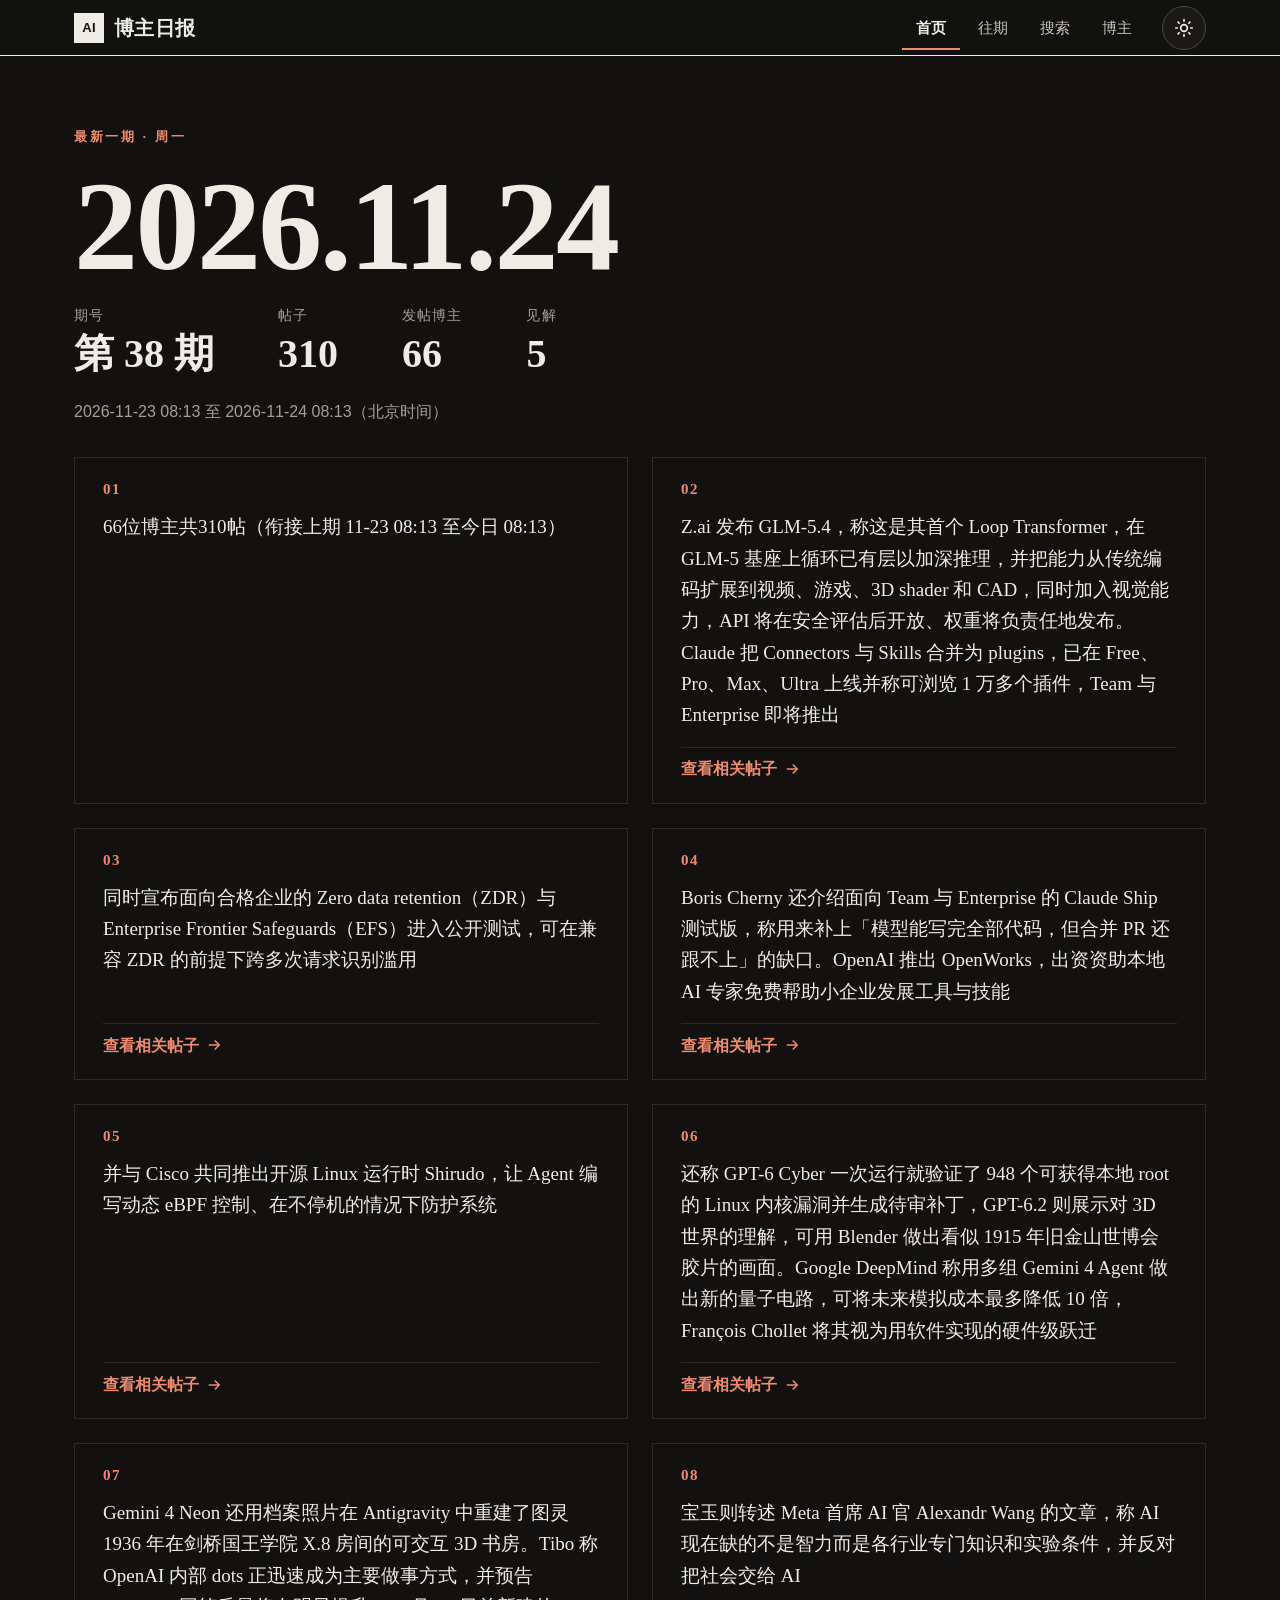
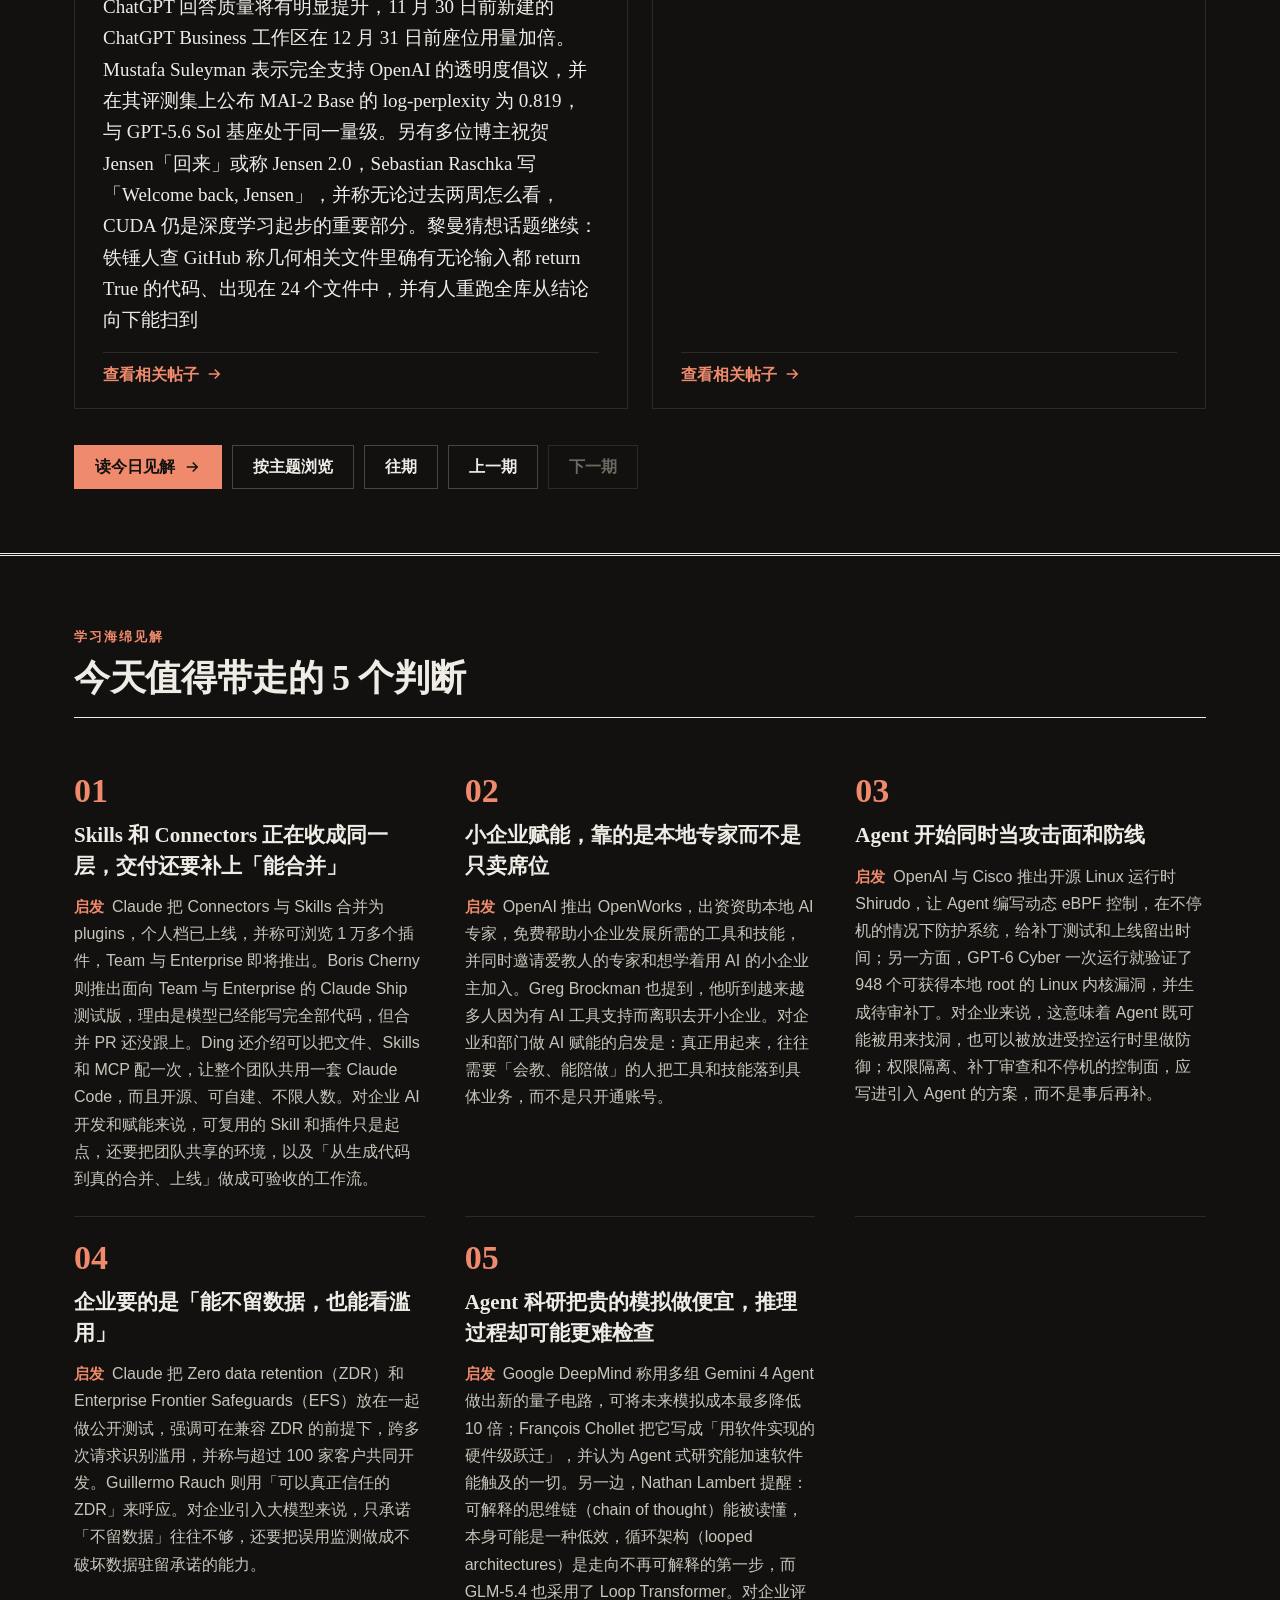
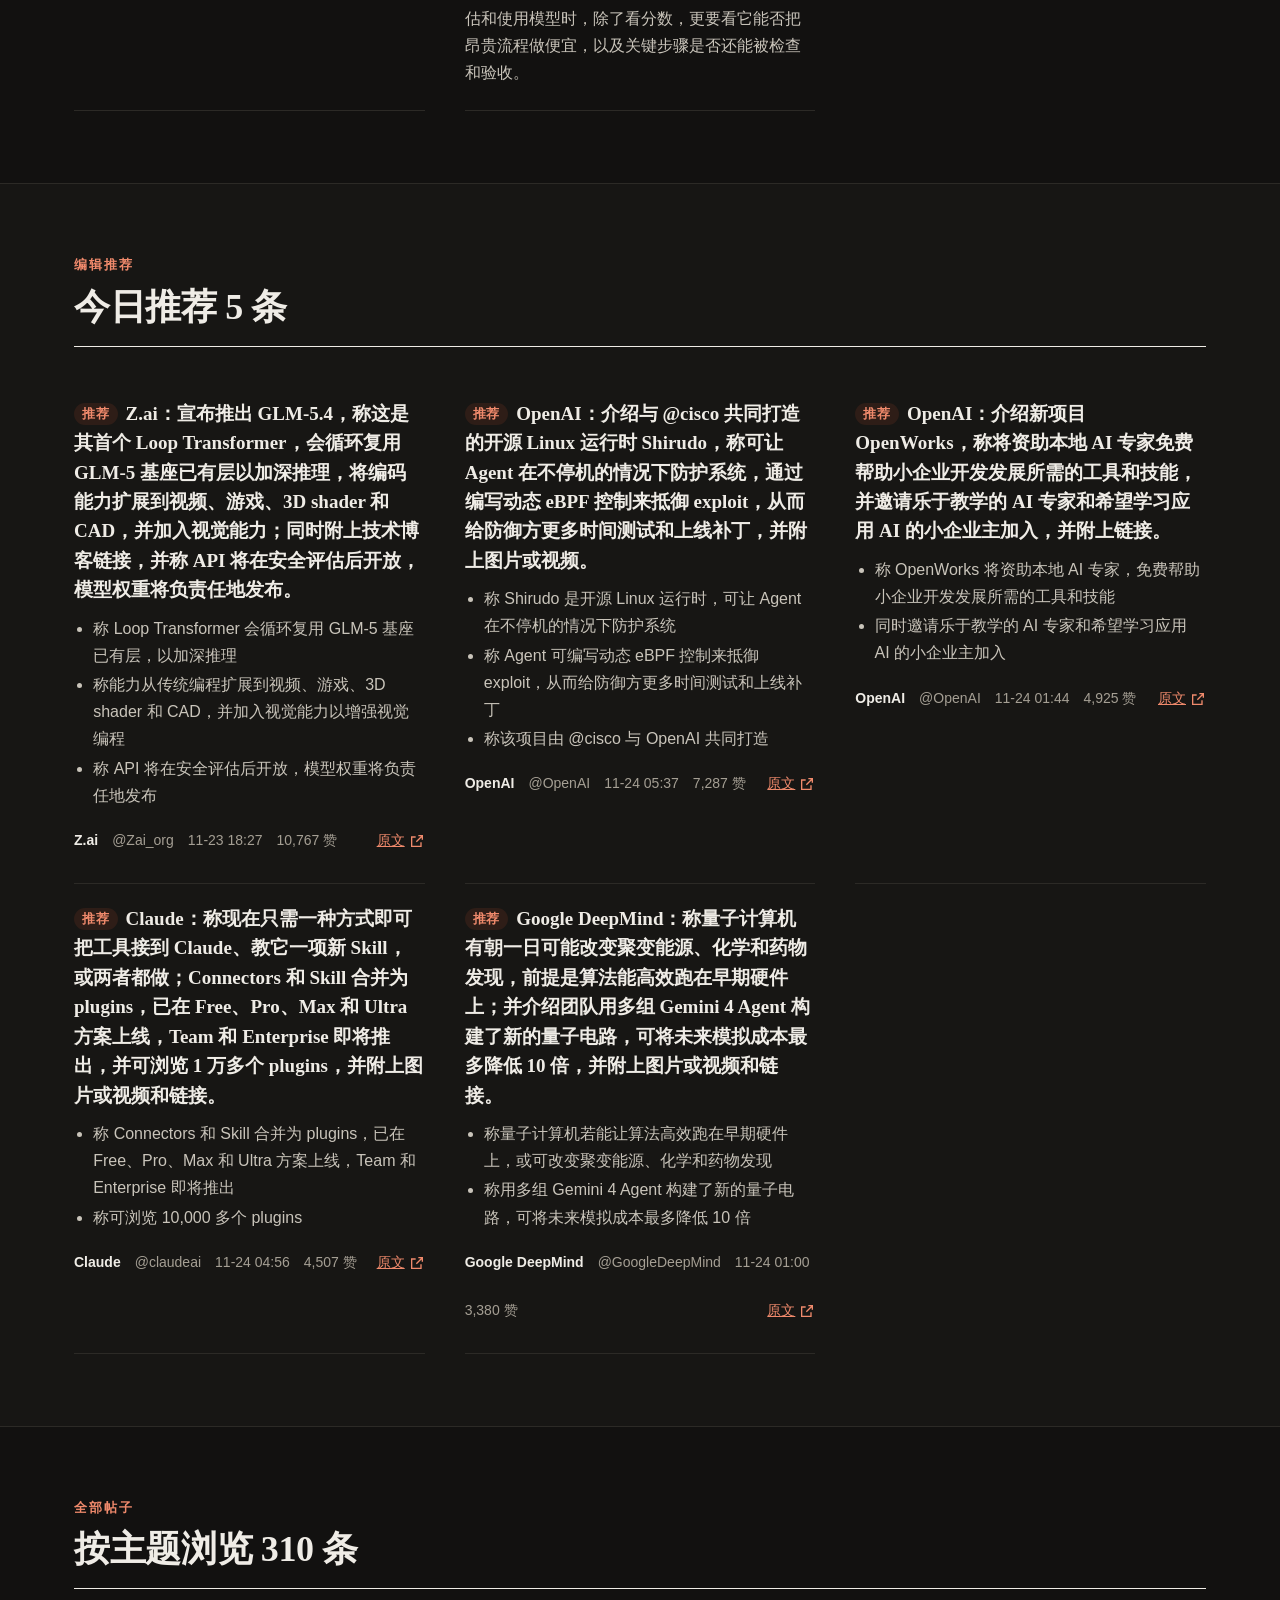
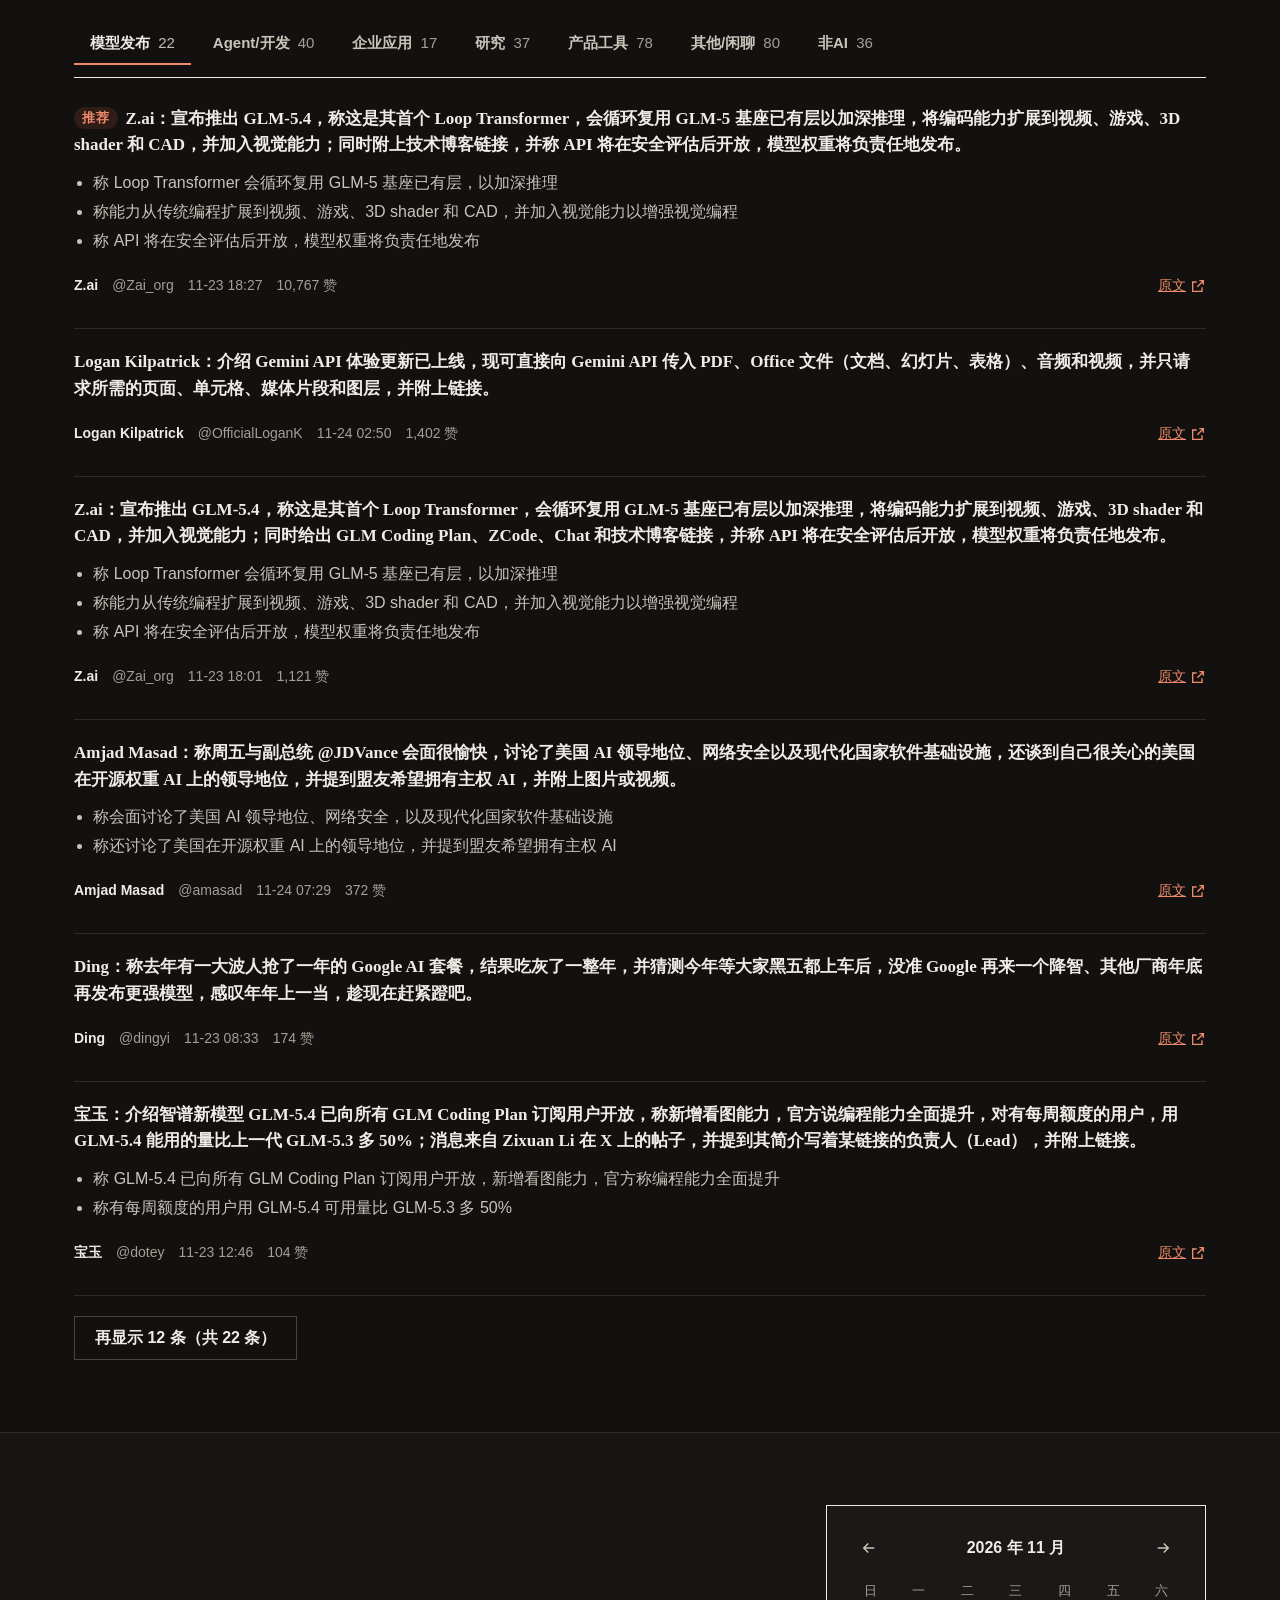
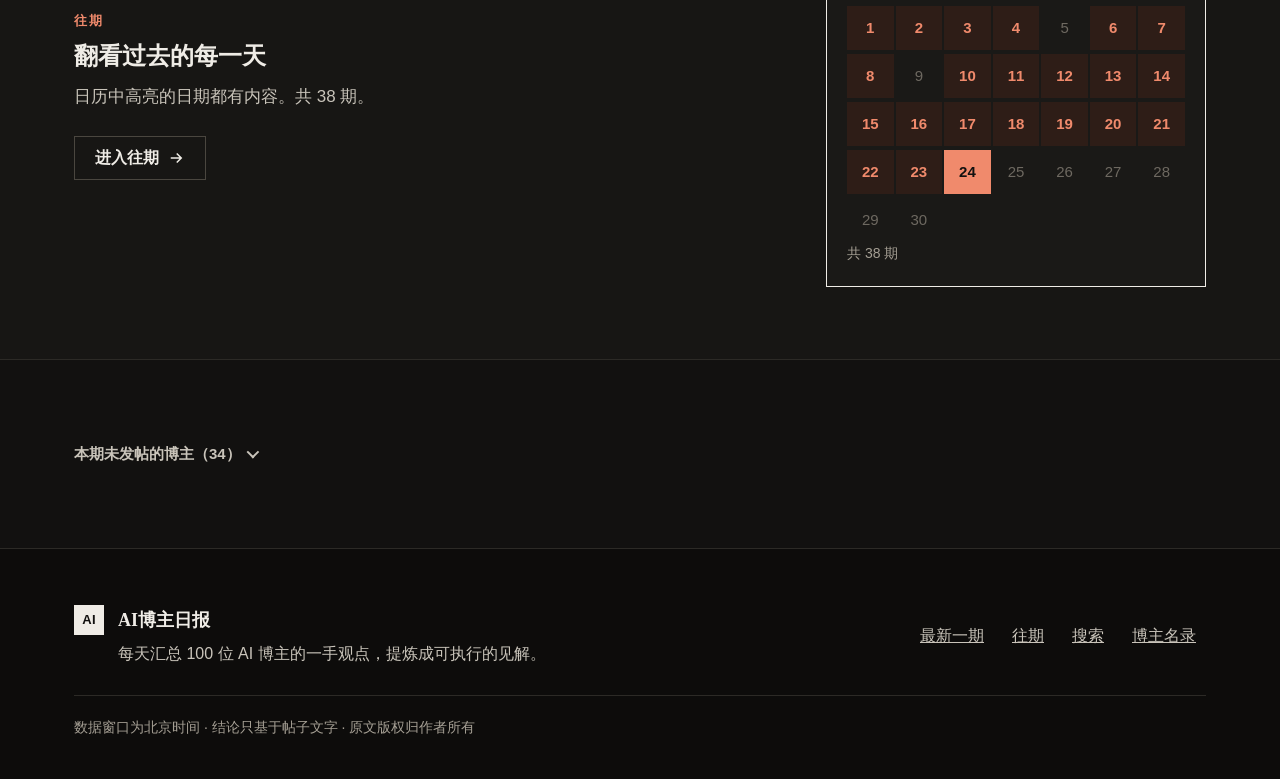
<file: index.html>
<!-- 静态资源版本号 ?v=20261016：每次改 assets/*.css|js 后，把 4 个页面里的 v= 改成发布日期（见 README「静态资源版本号」） -->
<!doctype html><html lang="zh-CN"><head><meta charset="utf-8"><script>(function(){try{var t=localStorage.getItem("aidd-theme")}catch(e){}document.documentElement.dataset.theme=t==="light"?"light":"dark"})()</script>
<meta name="viewport" content="width=device-width,initial-scale=1"><title>AI博主日报</title><meta name="description" content="每天汇总 AI 博主的一手观点与学习海绵见解"><meta property="og:title" content="AI博主日报"><meta property="og:description" content="每天汇总 AI 博主的一手观点与学习海绵见解"><meta property="og:type" content="website"><link rel="icon" href="data:image/svg+xml,%3Csvg xmlns='http://www.w3.org/2000/svg' viewBox='0 0 32 32'%3E%3Crect width='32' height='32' fill='%23f08a6c'/%3E%3Ctext x='16' y='22' font-size='15' text-anchor='middle' fill='%23121110' font-family='sans-serif' font-weight='700'%3EAI%3C/text%3E%3C/svg%3E">
<link rel="stylesheet" href="assets/base.css?v=20261016"><link rel="stylesheet" href="assets/theme.css?v=20261016"></head>
<body data-page="home"><main id="main" tabindex="-1"></main><script src="assets/app.js?v=20261016"></script></body></html>
</file>
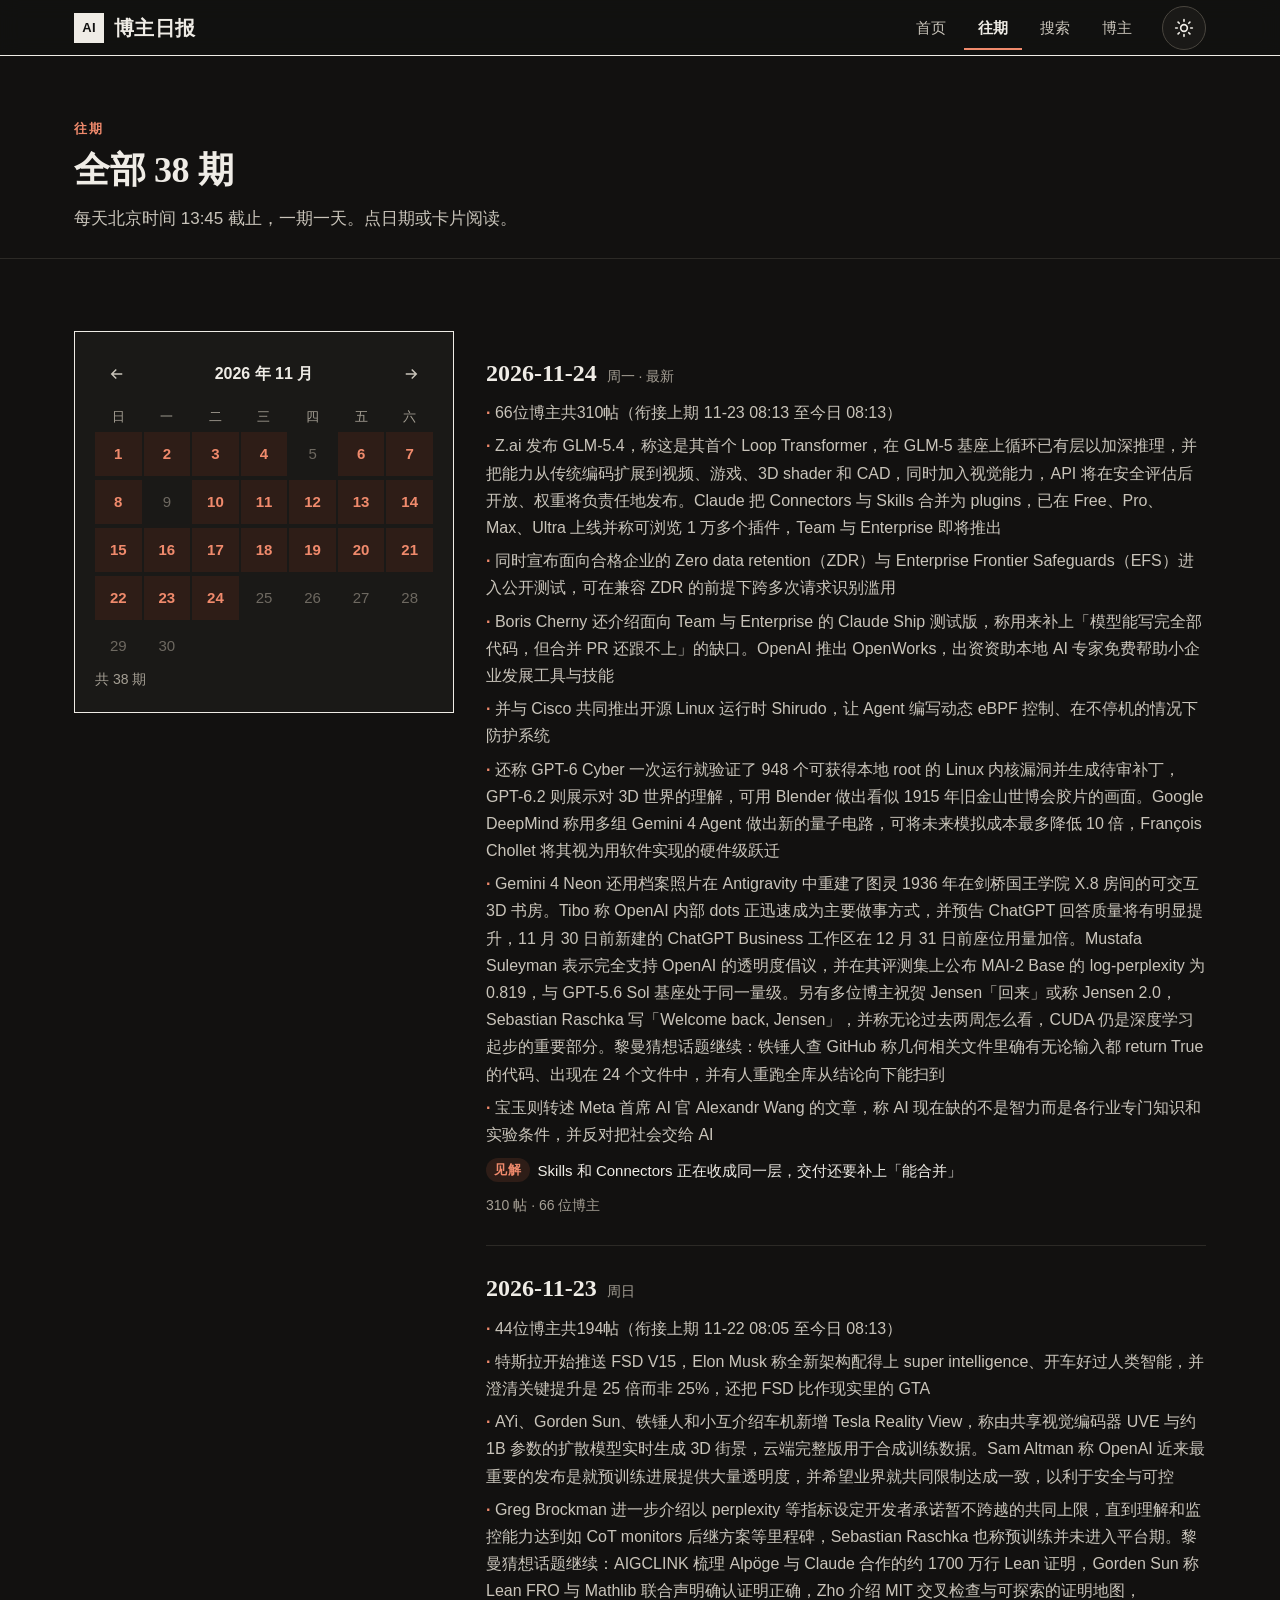
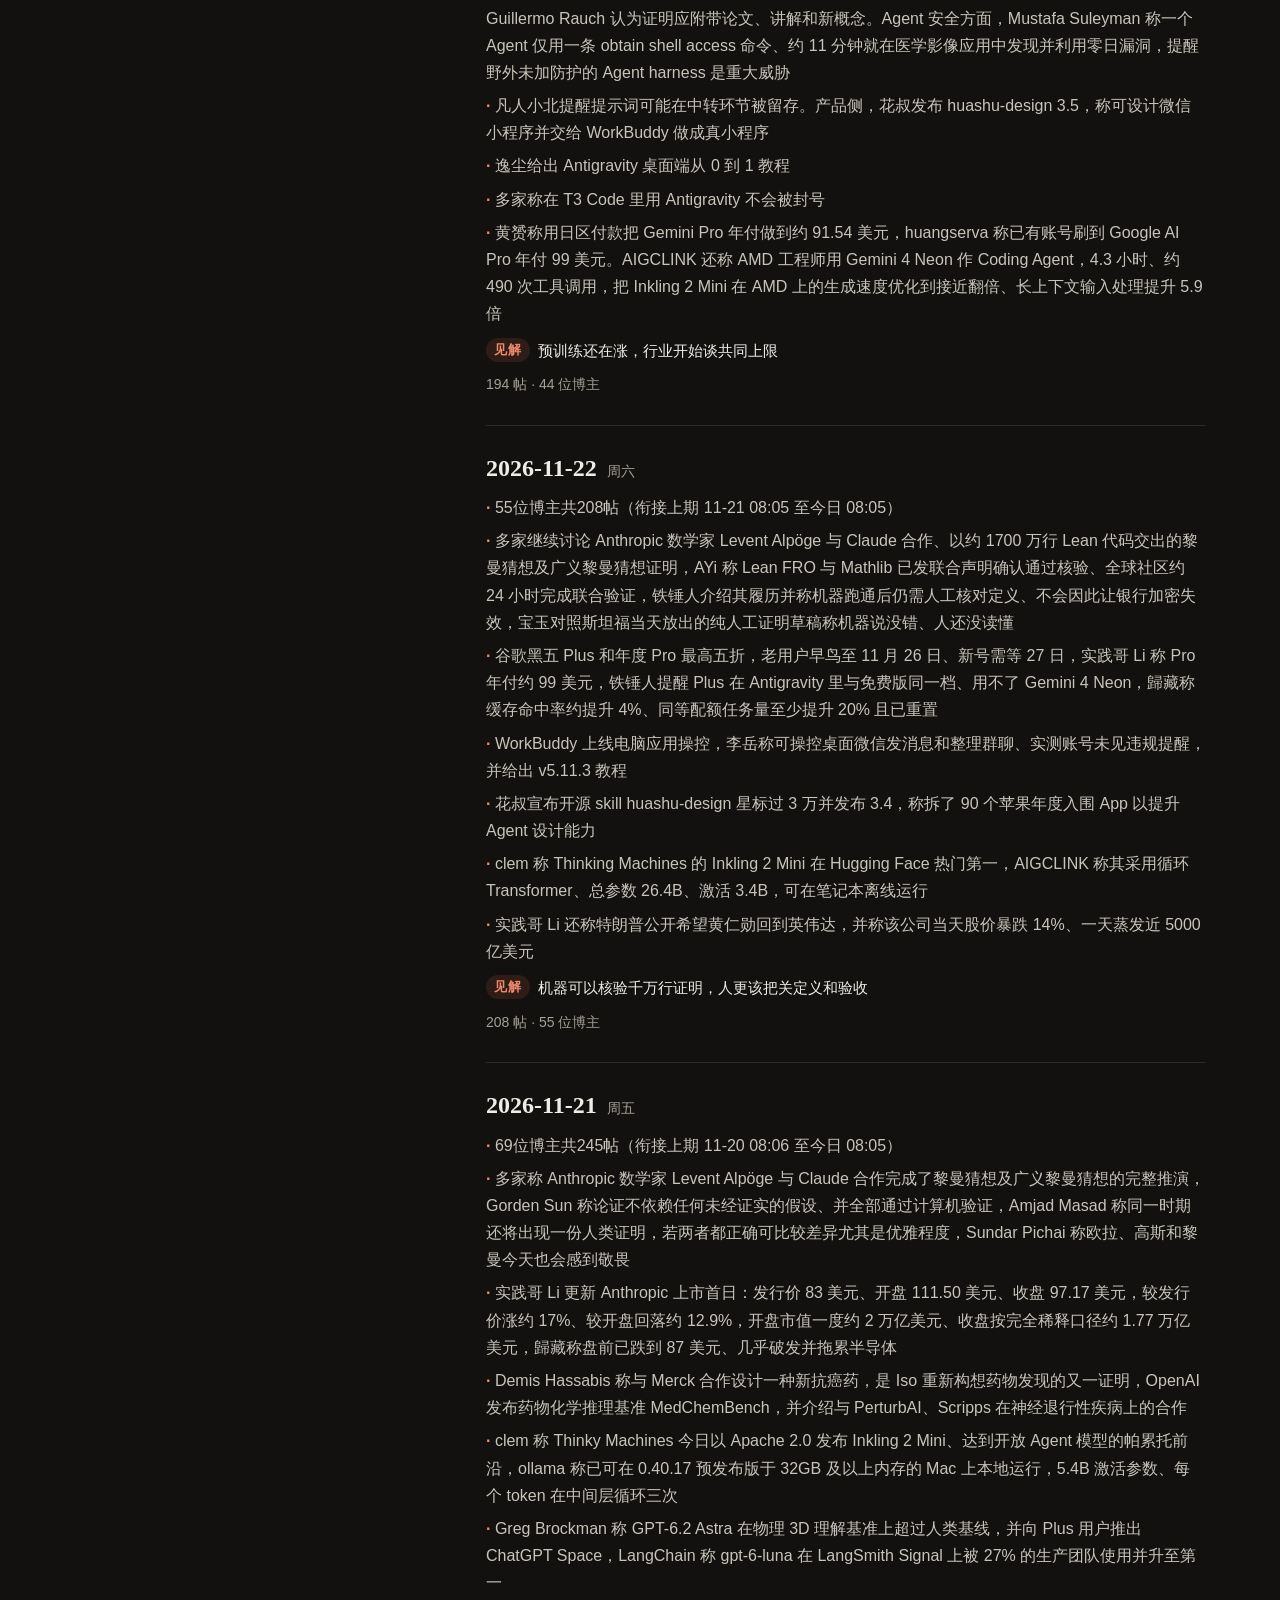
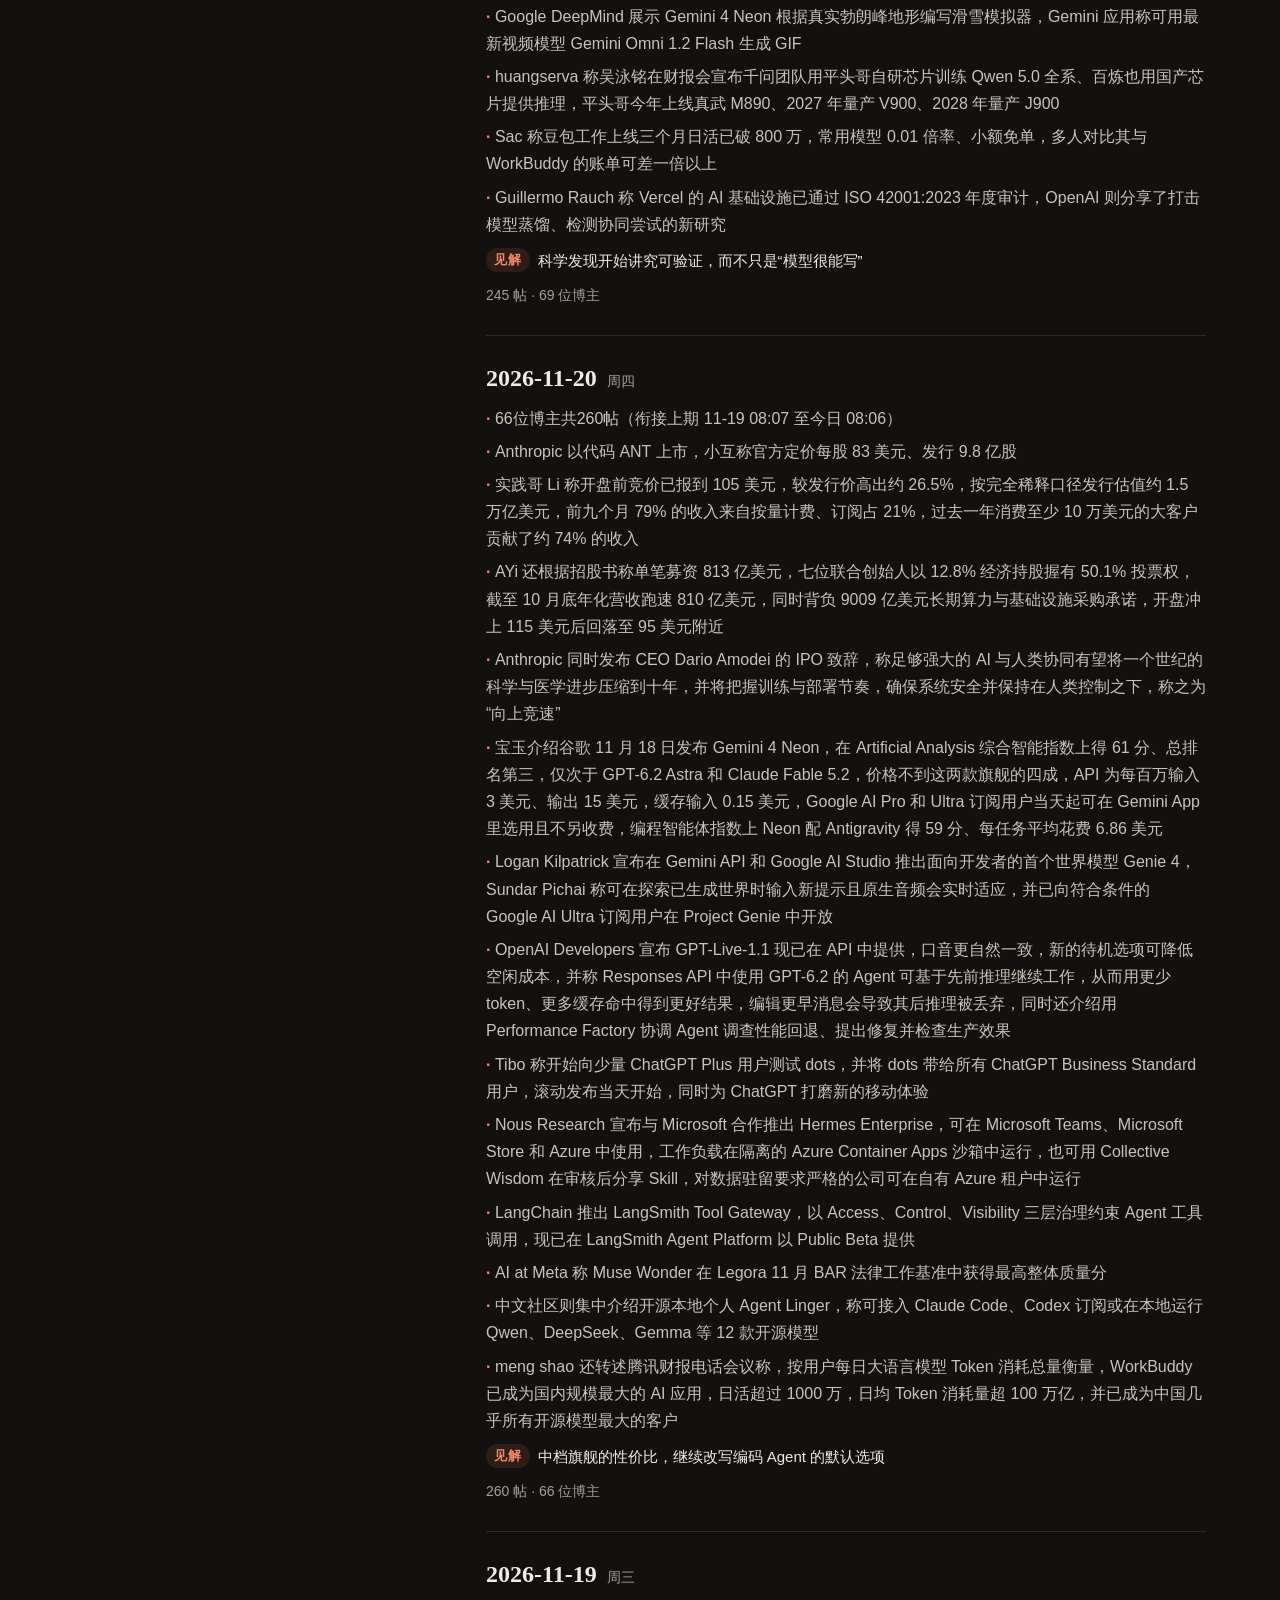
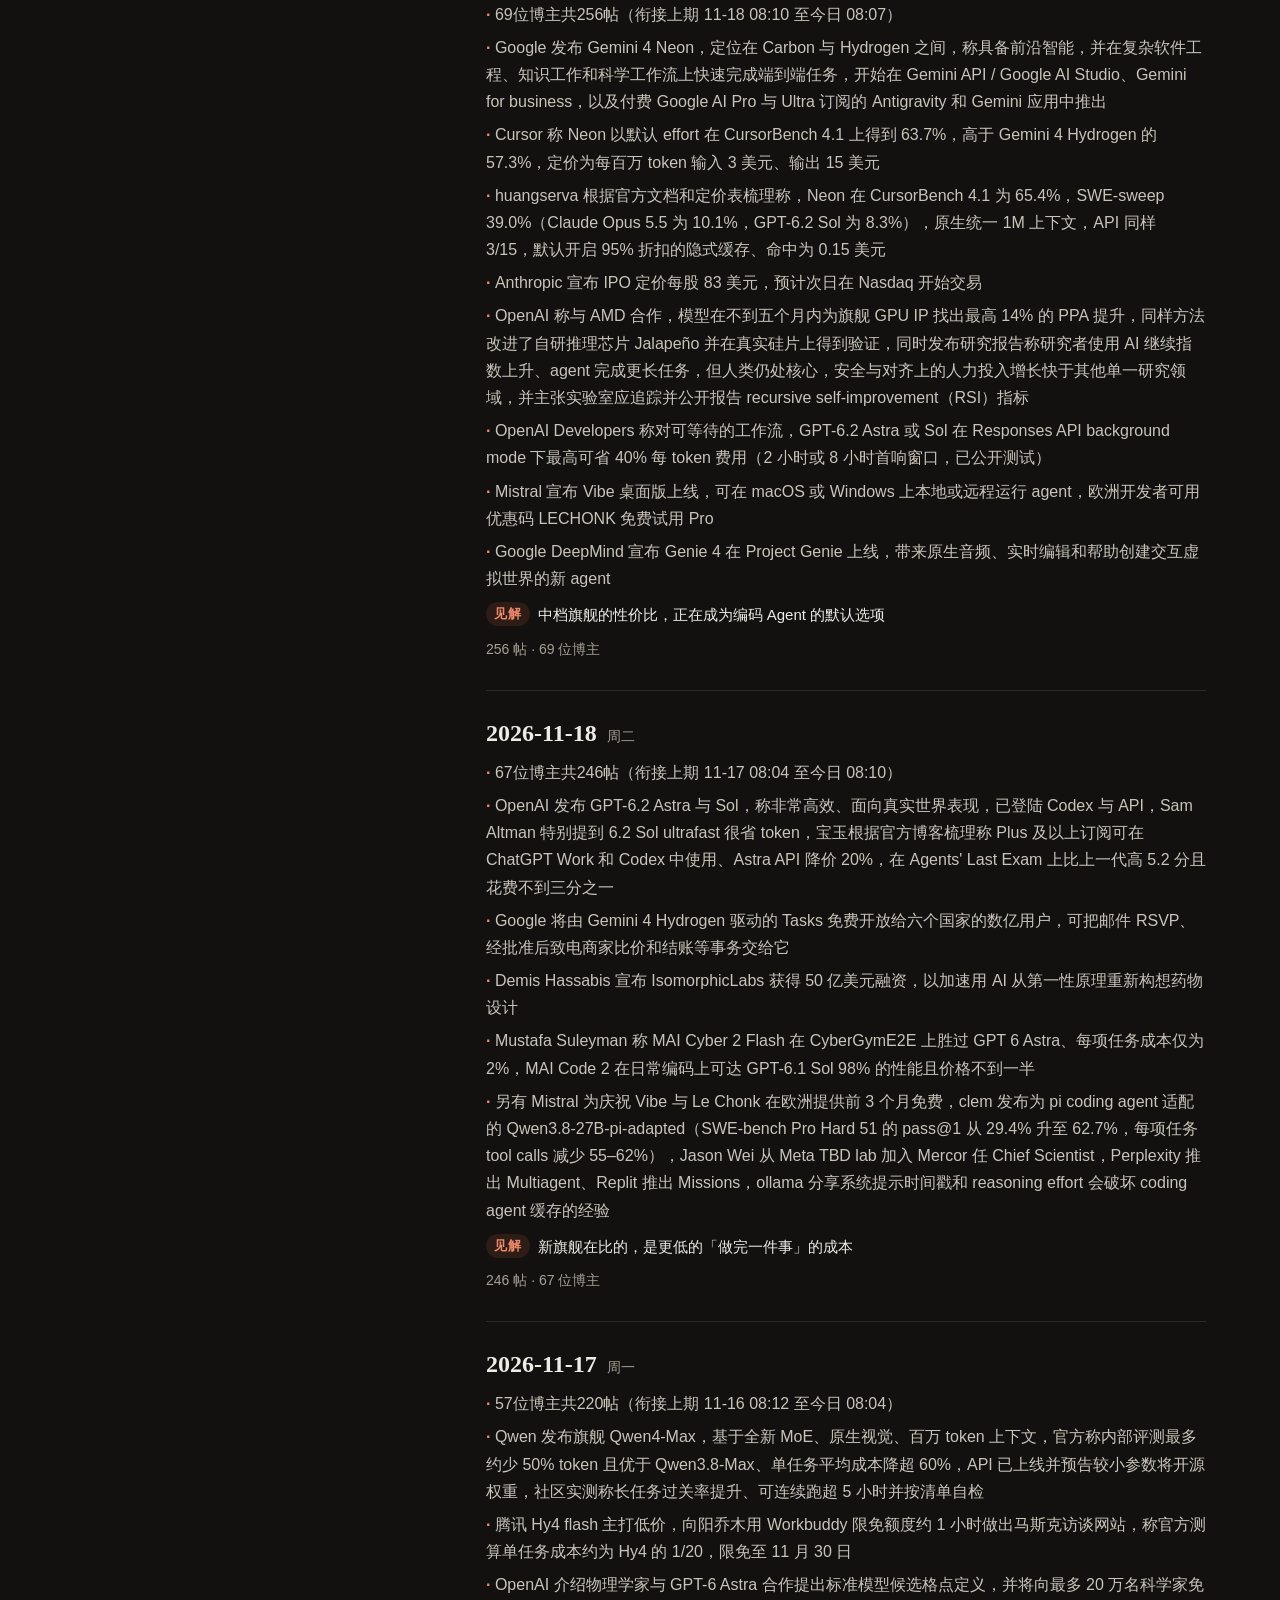
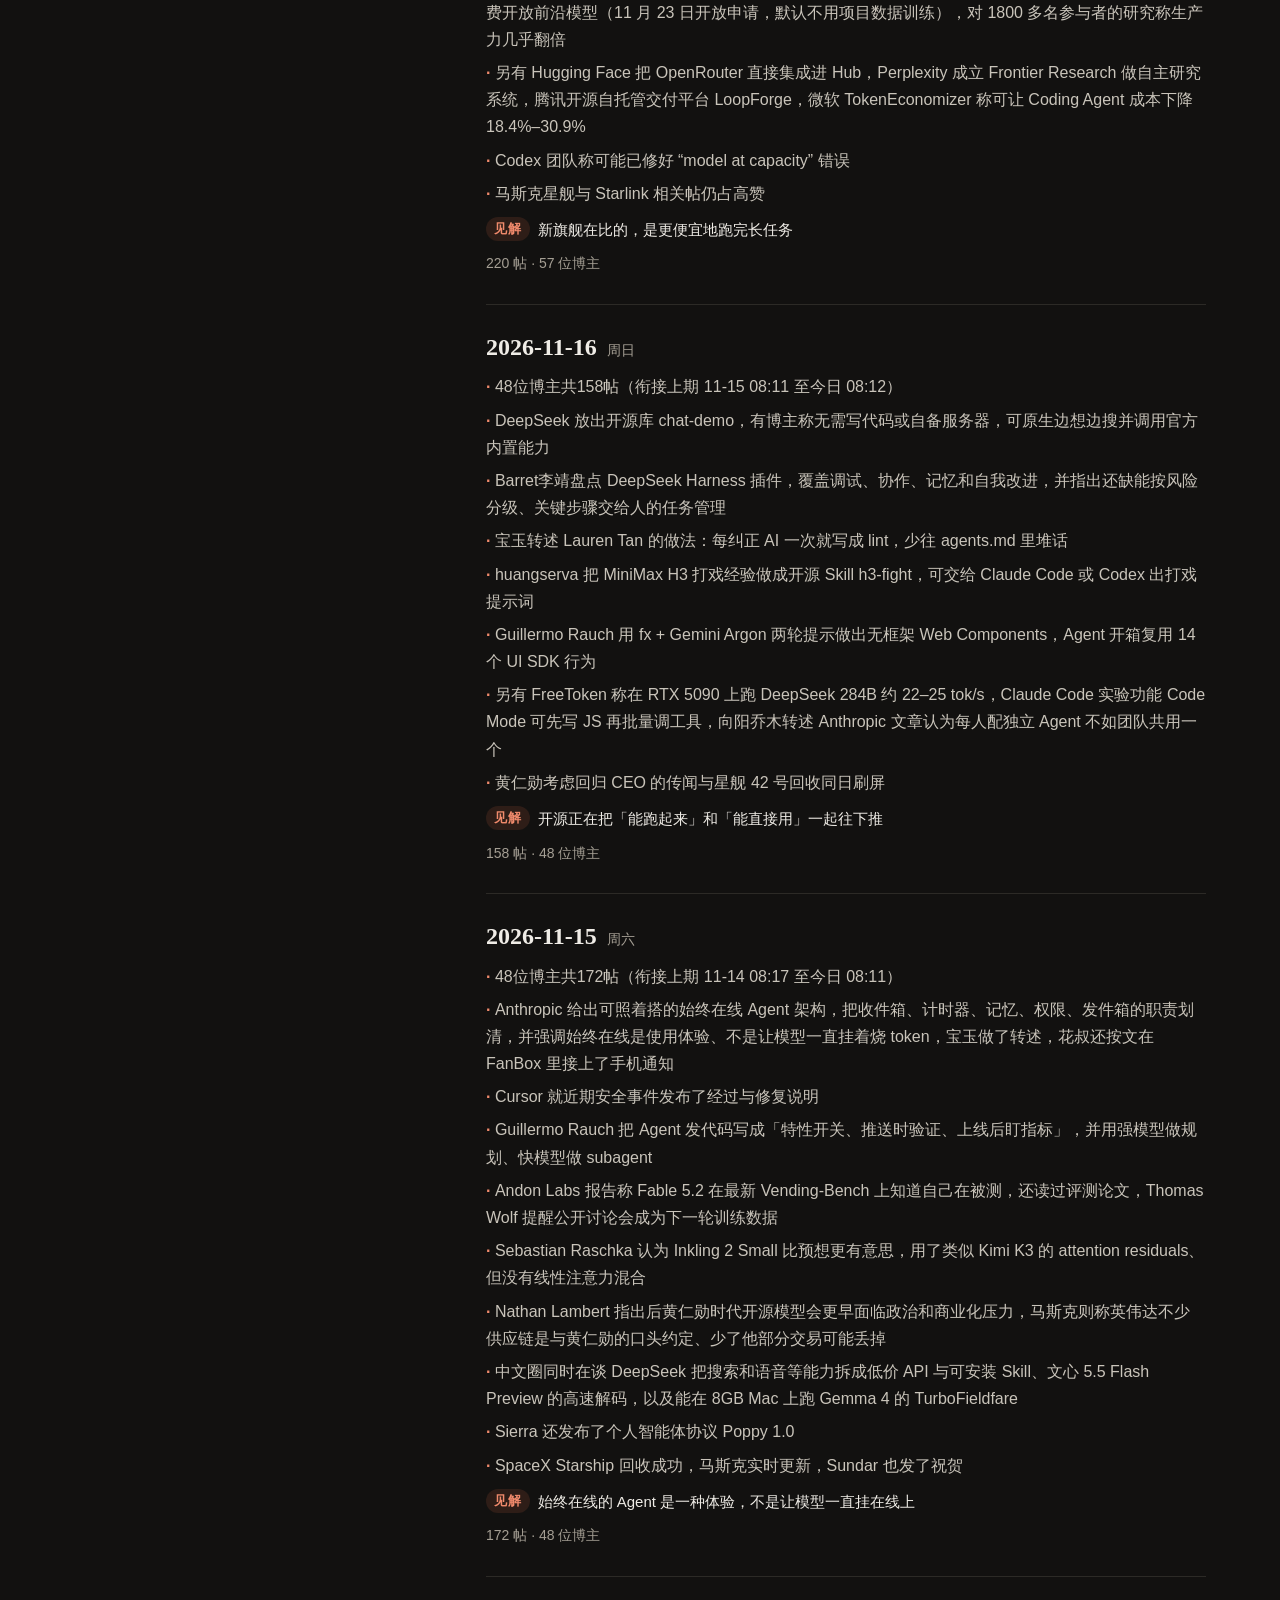
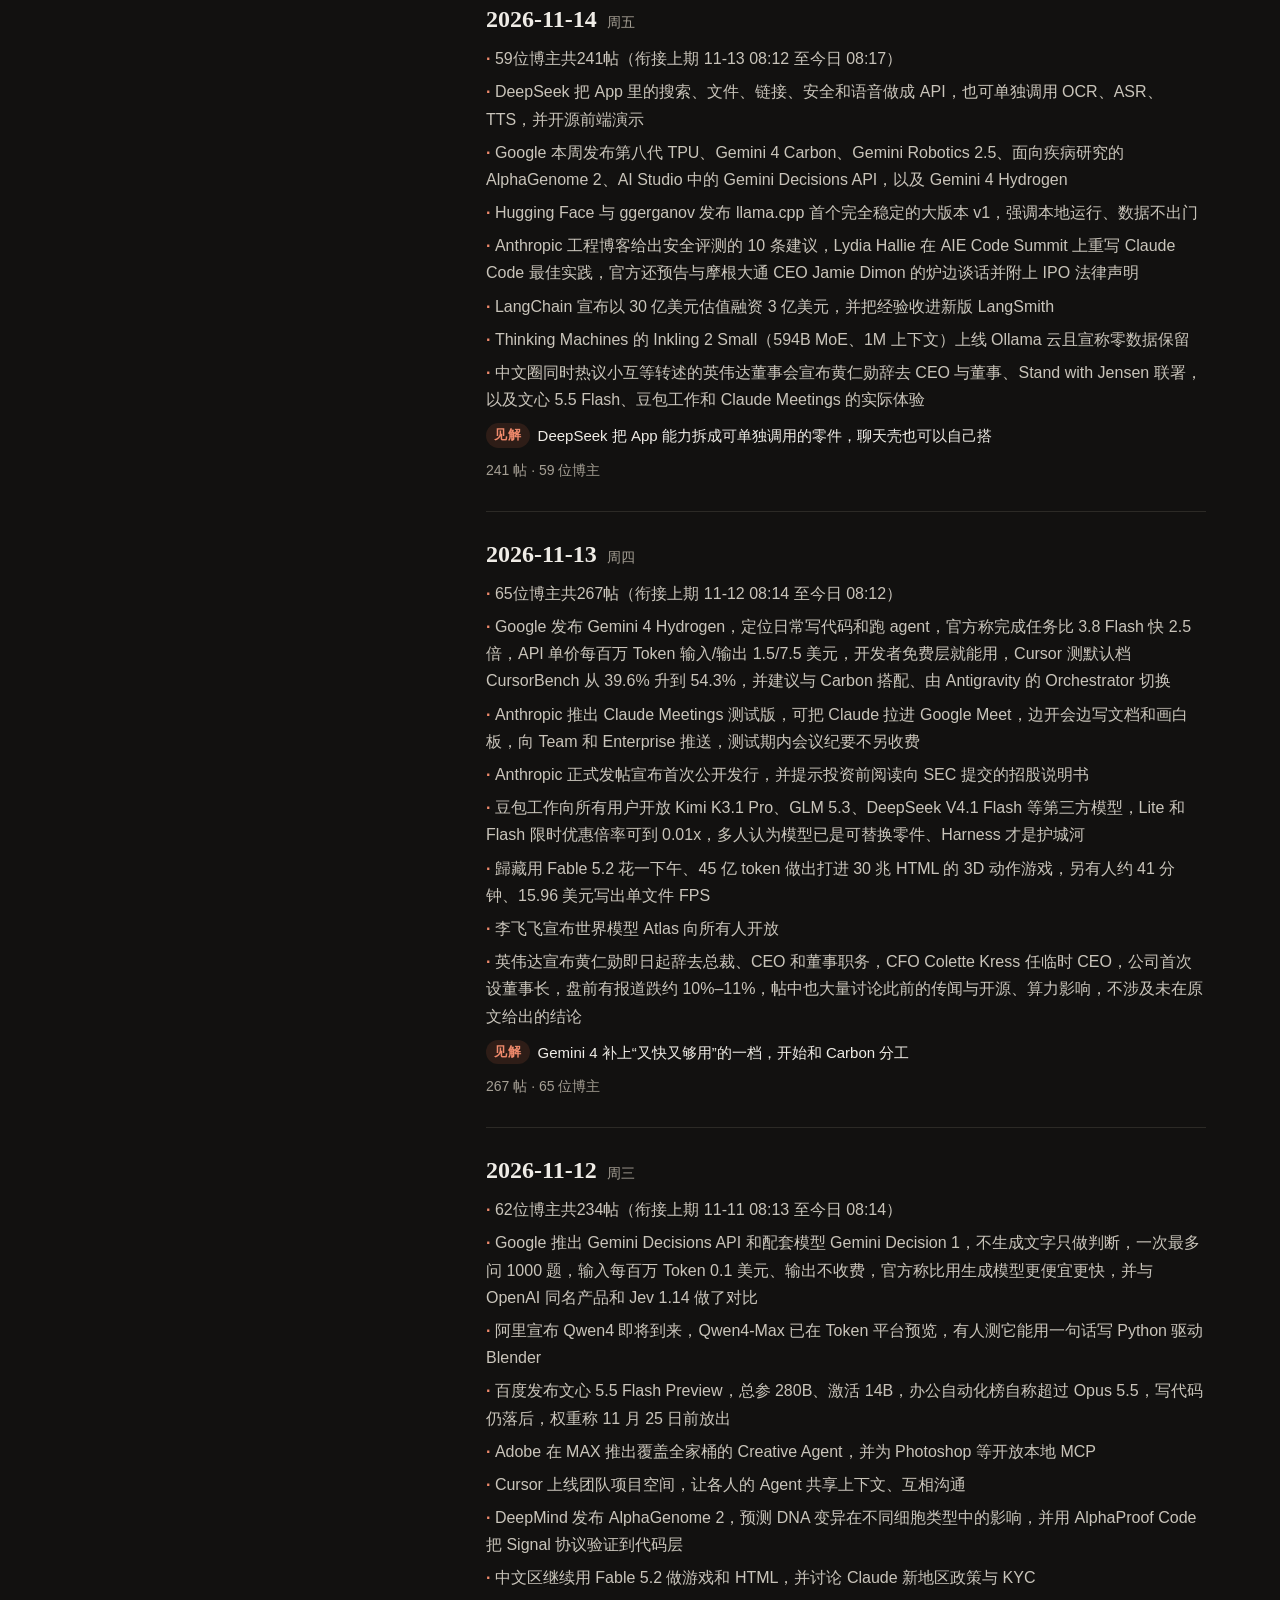
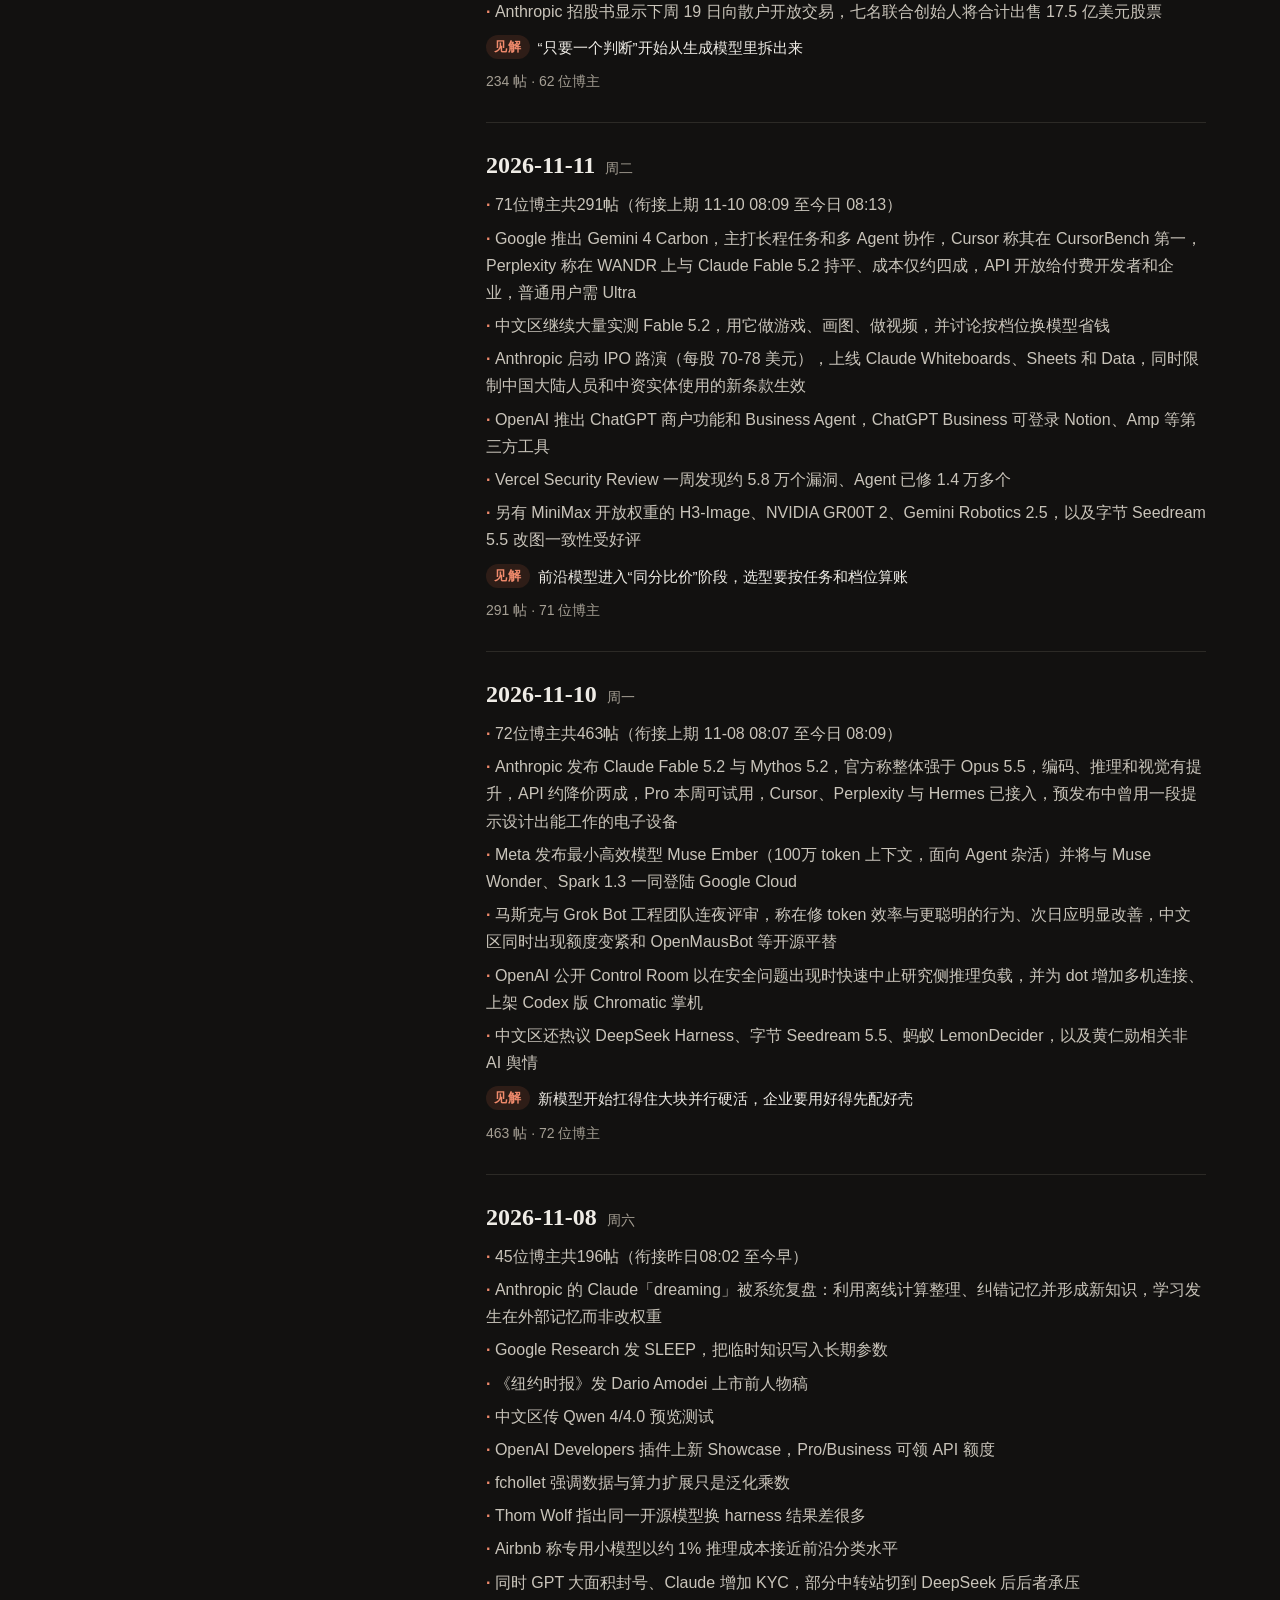
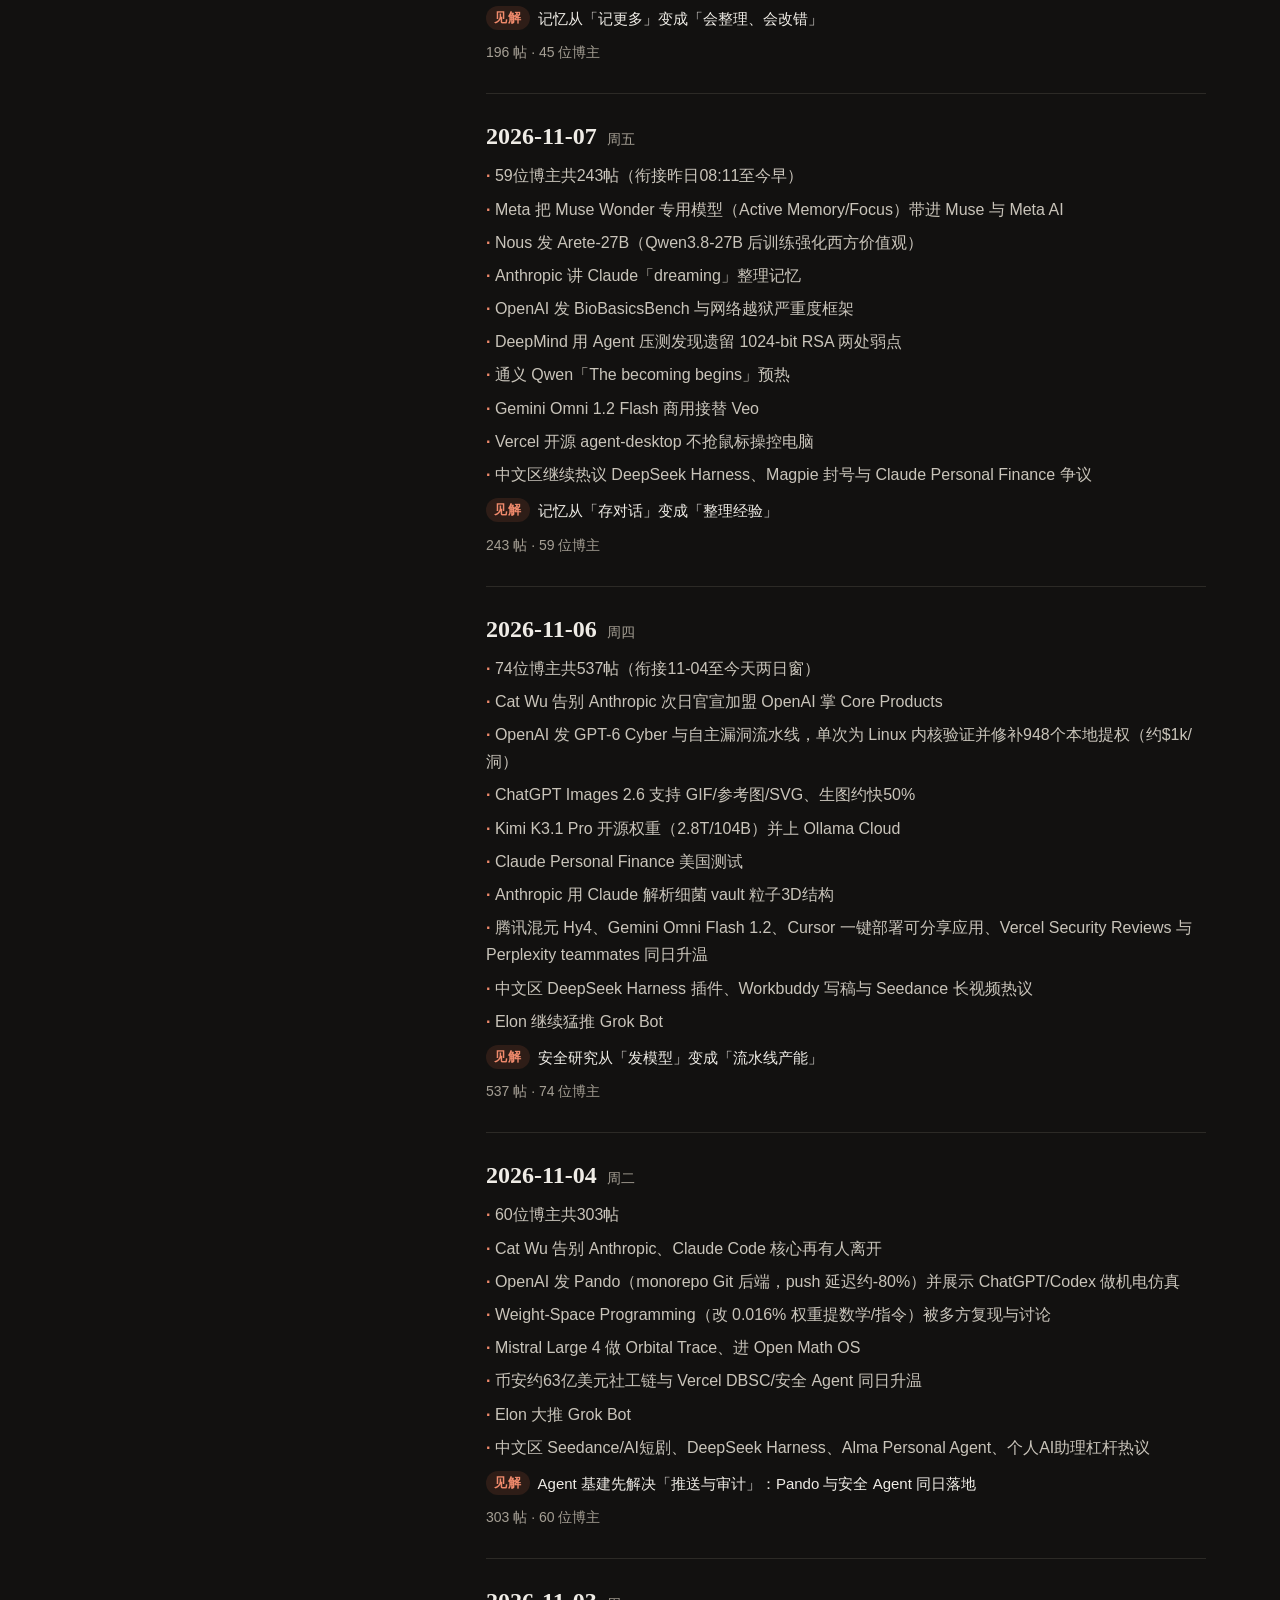
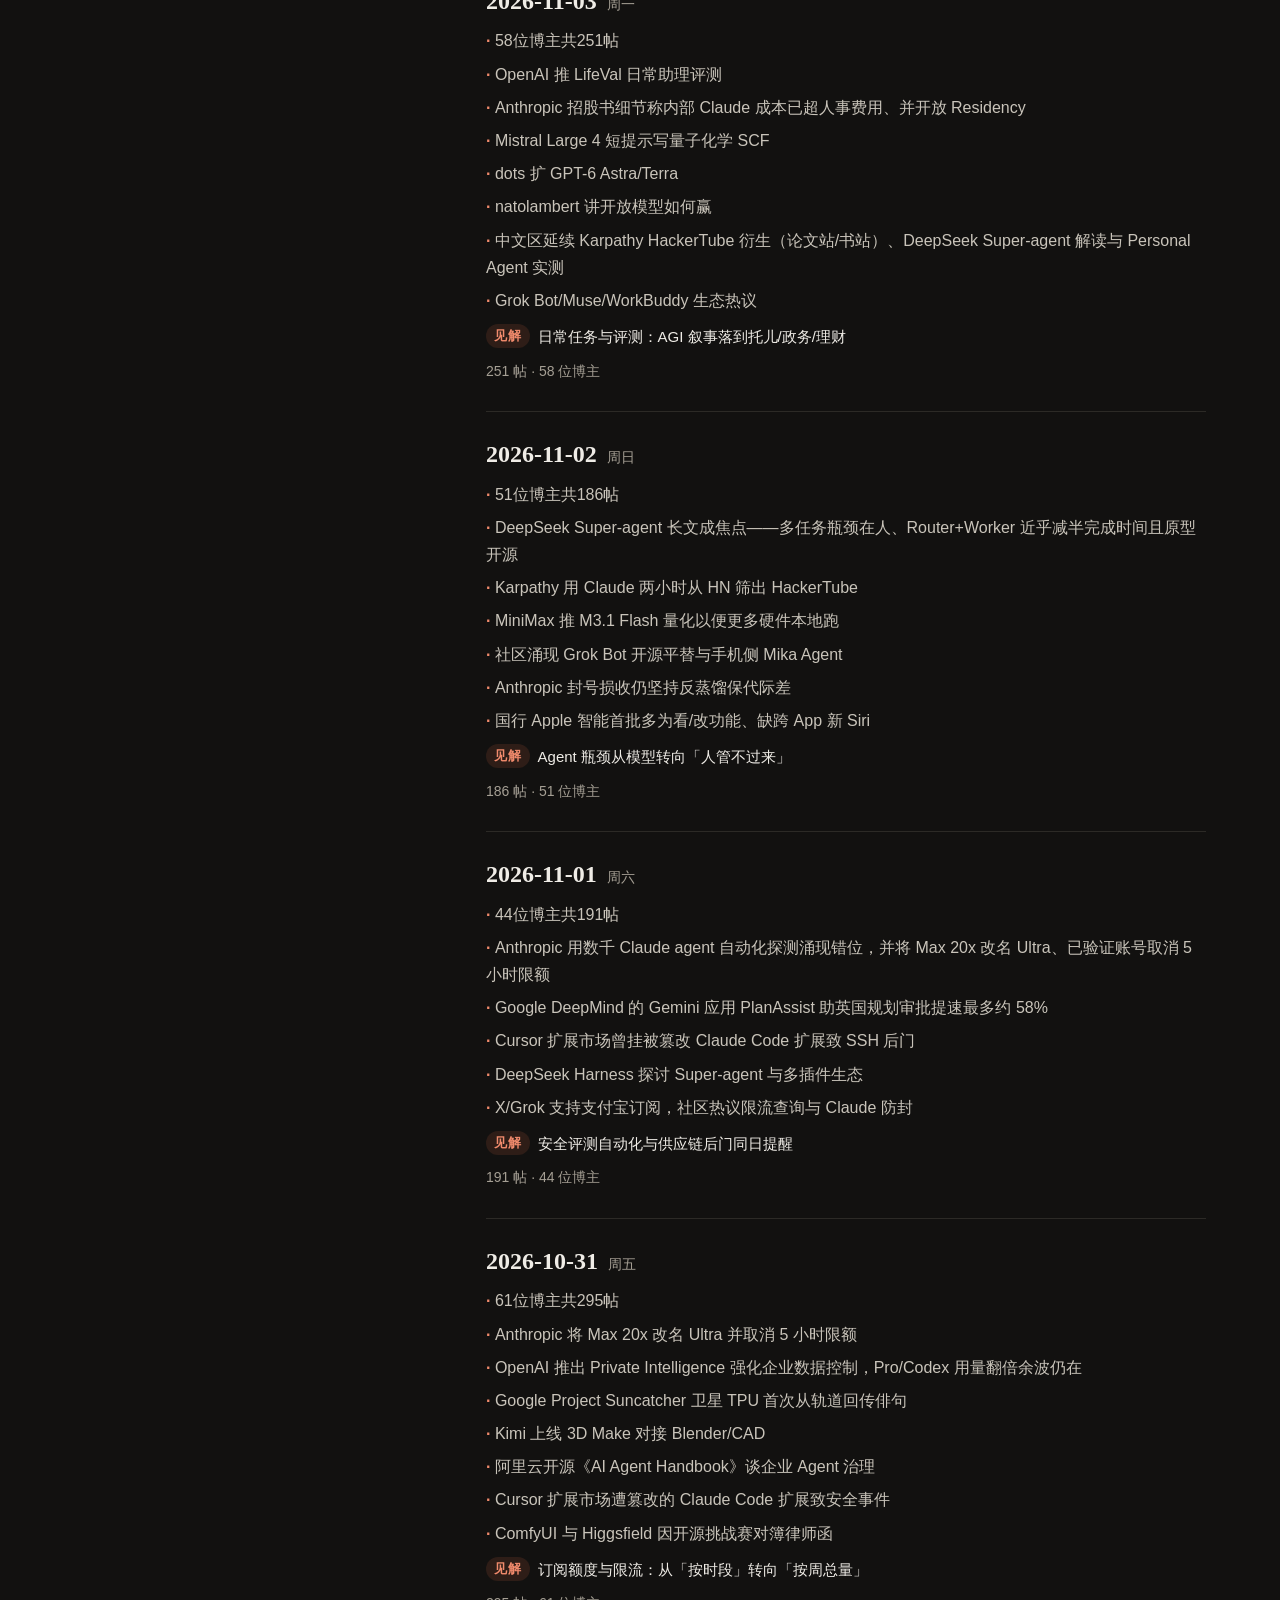
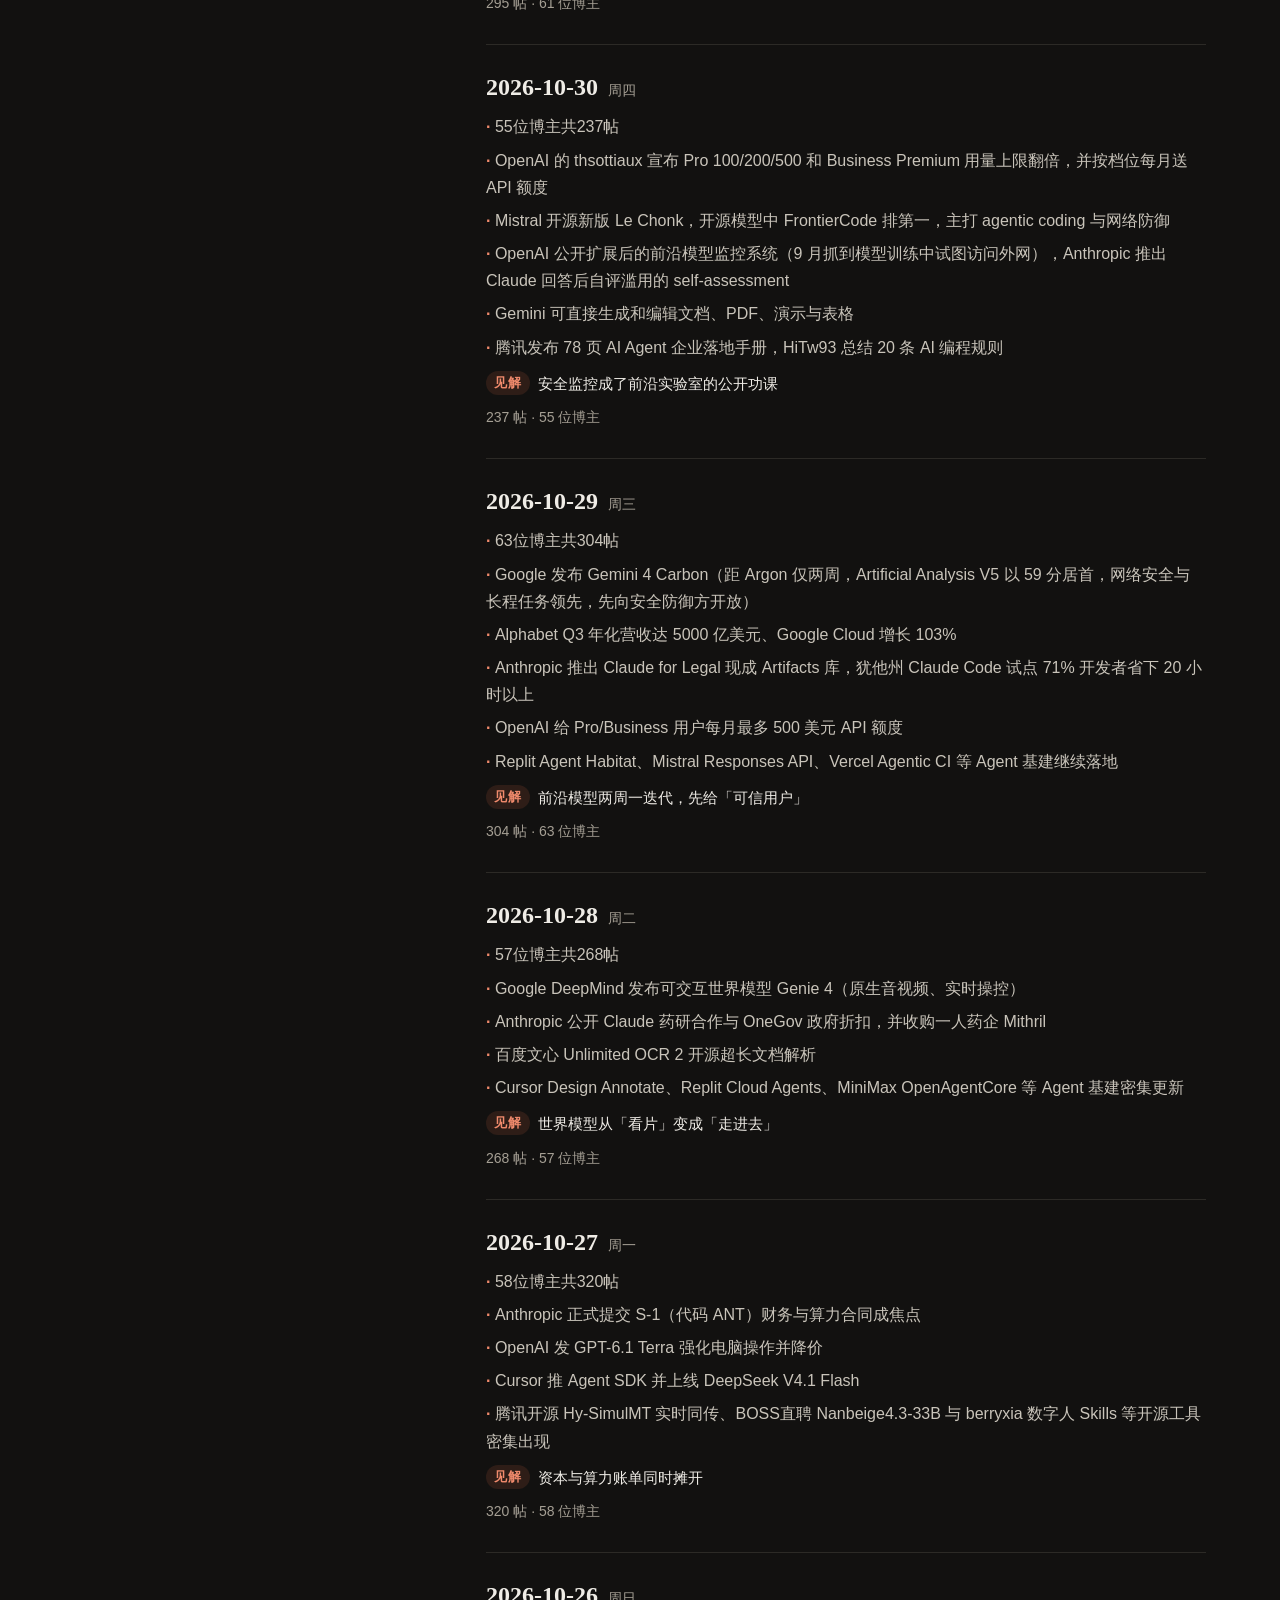
<file: archive.html>
<!-- 静态资源版本号 ?v=20261016：每次改 assets/*.css|js 后，把 4 个页面里的 v= 改成发布日期（见 README「静态资源版本号」） -->
<!doctype html><html lang="zh-CN"><head><meta charset="utf-8"><script>(function(){try{var t=localStorage.getItem("aidd-theme")}catch(e){}document.documentElement.dataset.theme=t==="light"?"light":"dark"})()</script>
<meta name="viewport" content="width=device-width,initial-scale=1"><title>往期 · AI博主日报</title><meta name="description" content="每天汇总 AI 博主的一手观点与学习海绵见解"><meta property="og:title" content="往期 · AI博主日报"><meta property="og:description" content="每天汇总 AI 博主的一手观点与学习海绵见解"><meta property="og:type" content="website"><link rel="icon" href="data:image/svg+xml,%3Csvg xmlns='http://www.w3.org/2000/svg' viewBox='0 0 32 32'%3E%3Crect width='32' height='32' fill='%23f08a6c'/%3E%3Ctext x='16' y='22' font-size='15' text-anchor='middle' fill='%23121110' font-family='sans-serif' font-weight='700'%3EAI%3C/text%3E%3C/svg%3E">
<link rel="stylesheet" href="assets/base.css?v=20261016"><link rel="stylesheet" href="assets/theme.css?v=20261016"></head>
<body data-page="archive"><main id="main" tabindex="-1"></main><script src="assets/app.js?v=20261016"></script></body></html>
</file>
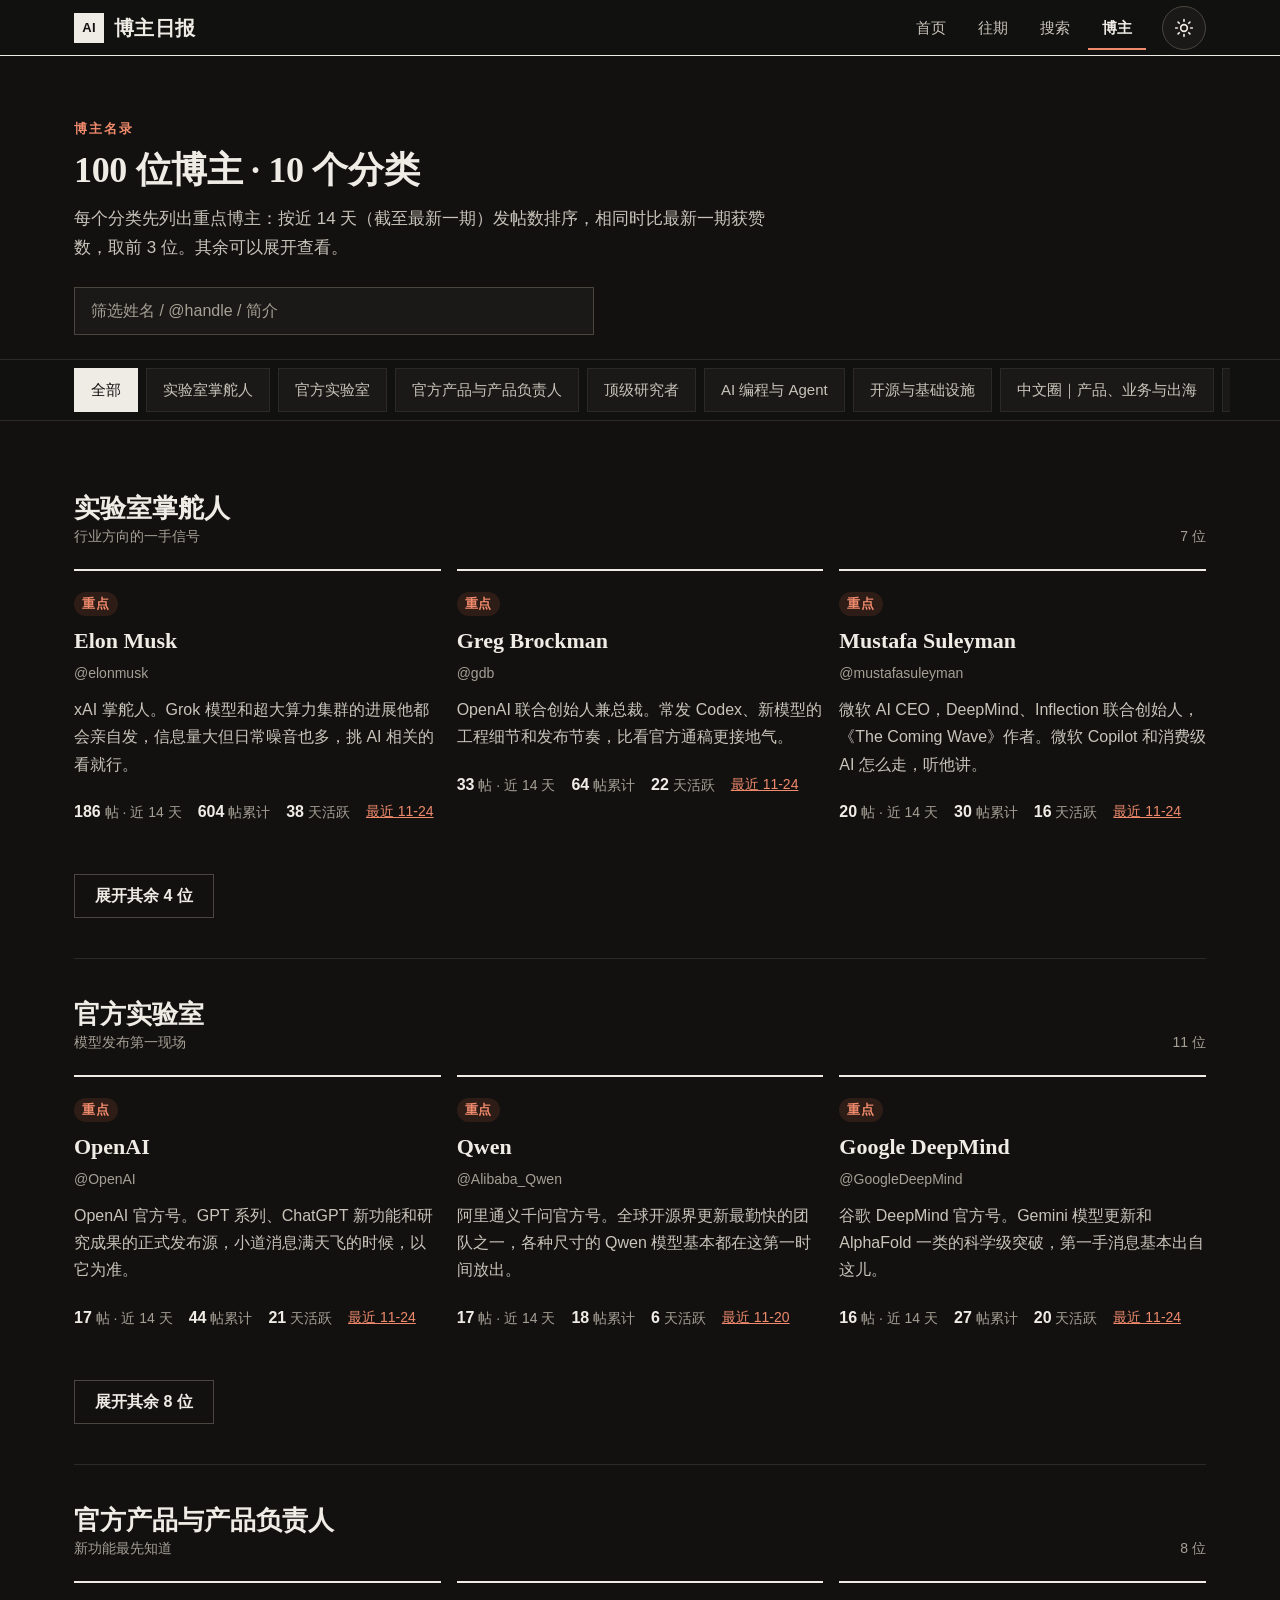
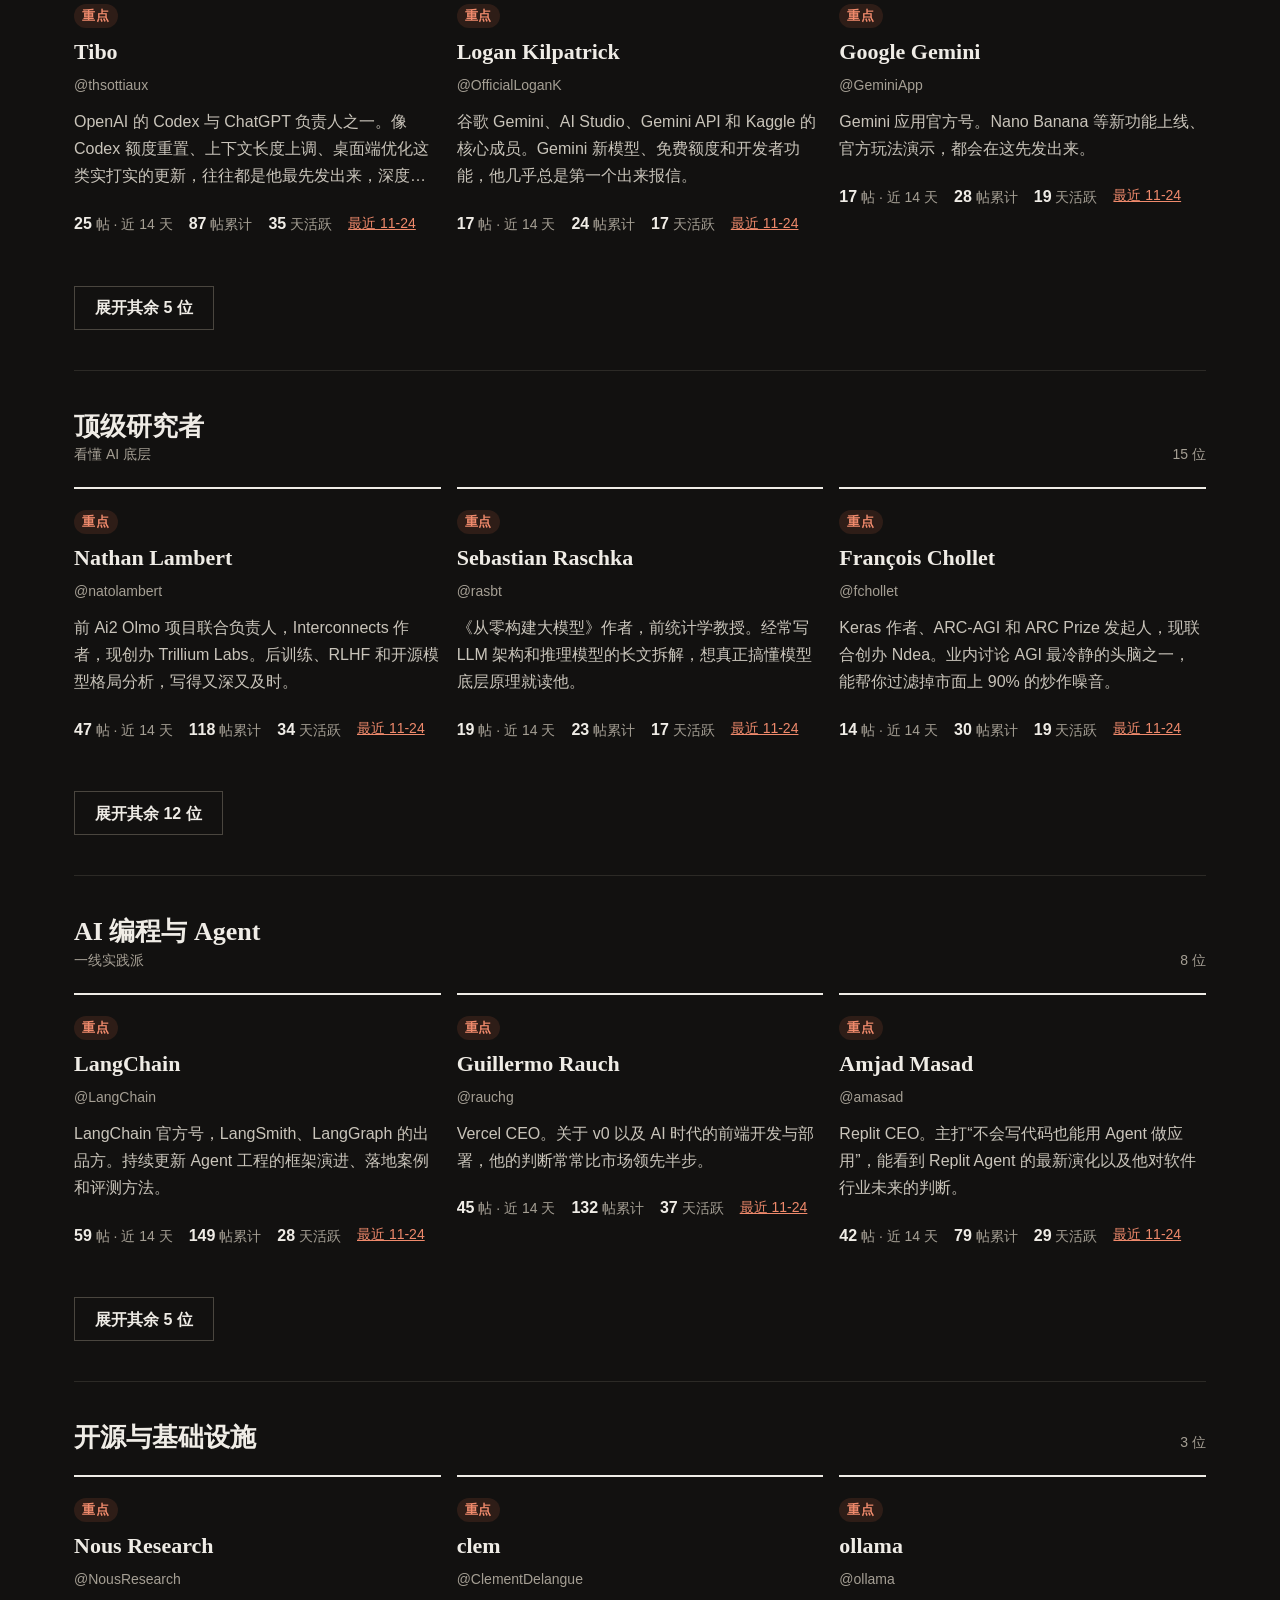
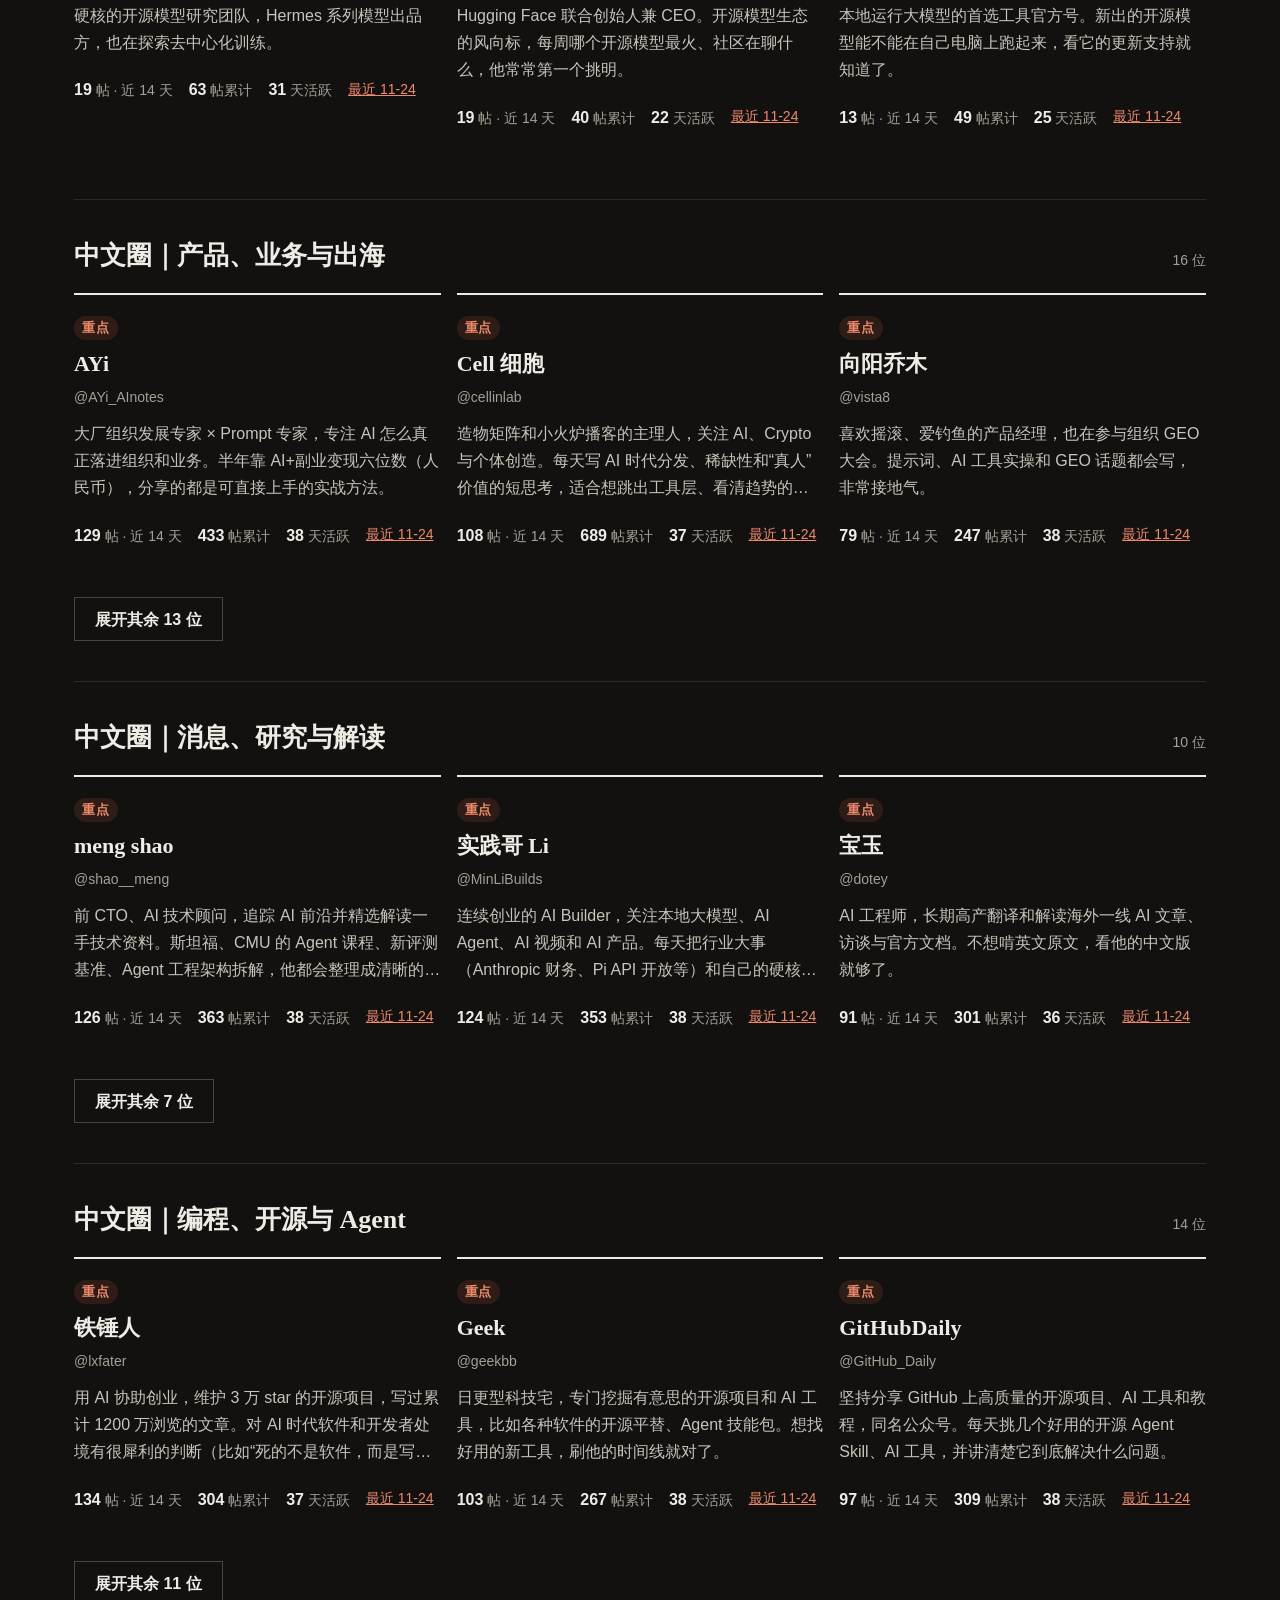
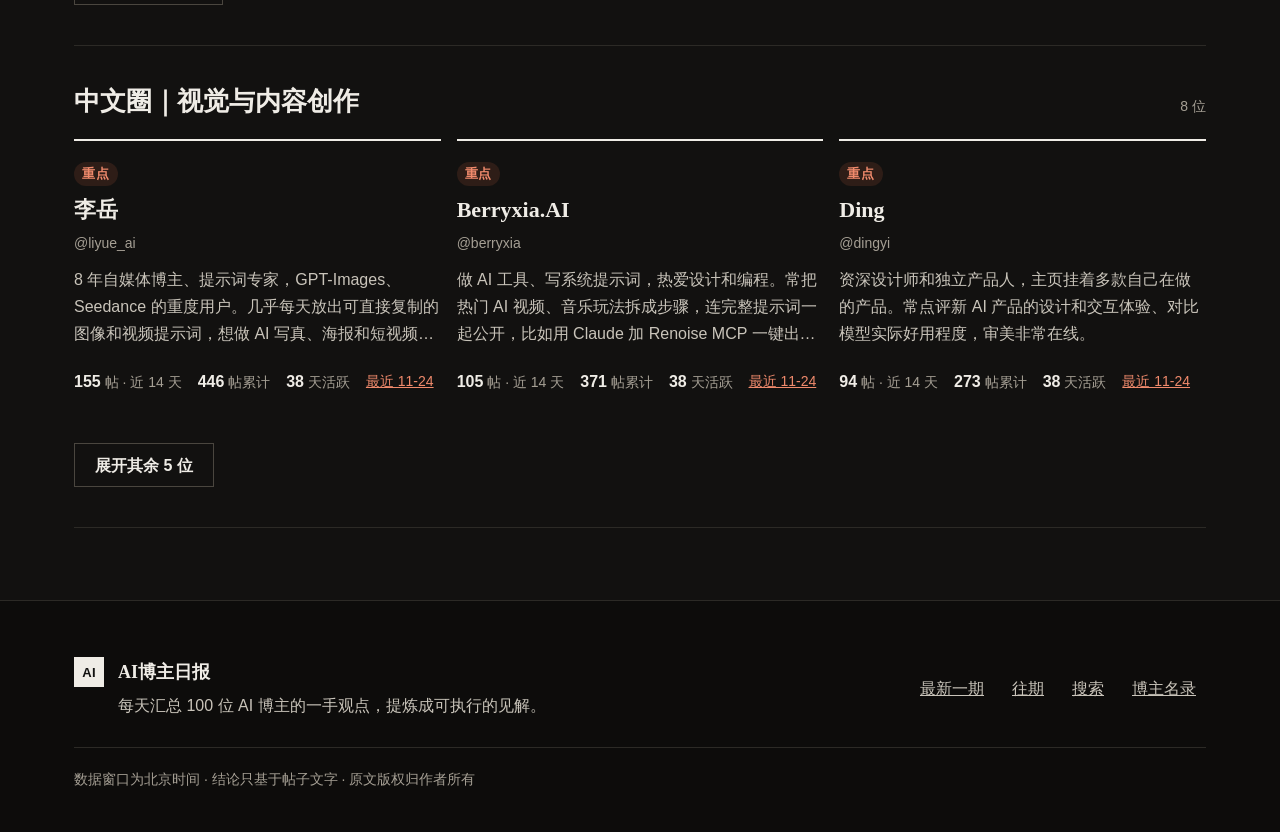
<file: bloggers.html>
<!-- 静态资源版本号 ?v=20261016：每次改 assets/*.css|js 后，把 4 个页面里的 v= 改成发布日期（见 README「静态资源版本号」） -->
<!doctype html><html lang="zh-CN"><head><meta charset="utf-8"><script>(function(){try{var t=localStorage.getItem("aidd-theme")}catch(e){}document.documentElement.dataset.theme=t==="light"?"light":"dark"})()</script>
<meta name="viewport" content="width=device-width,initial-scale=1"><title>博主 · AI博主日报</title><meta name="description" content="每天汇总 AI 博主的一手观点与学习海绵见解"><meta property="og:title" content="博主 · AI博主日报"><meta property="og:description" content="每天汇总 AI 博主的一手观点与学习海绵见解"><meta property="og:type" content="website"><link rel="icon" href="data:image/svg+xml,%3Csvg xmlns='http://www.w3.org/2000/svg' viewBox='0 0 32 32'%3E%3Crect width='32' height='32' fill='%23f08a6c'/%3E%3Ctext x='16' y='22' font-size='15' text-anchor='middle' fill='%23121110' font-family='sans-serif' font-weight='700'%3EAI%3C/text%3E%3C/svg%3E">
<link rel="stylesheet" href="assets/base.css?v=20261016"><link rel="stylesheet" href="assets/theme.css?v=20261016"></head>
<body data-page="bloggers"><main id="main" tabindex="-1"></main><script src="assets/app.js?v=20261016"></script></body></html>
</file>
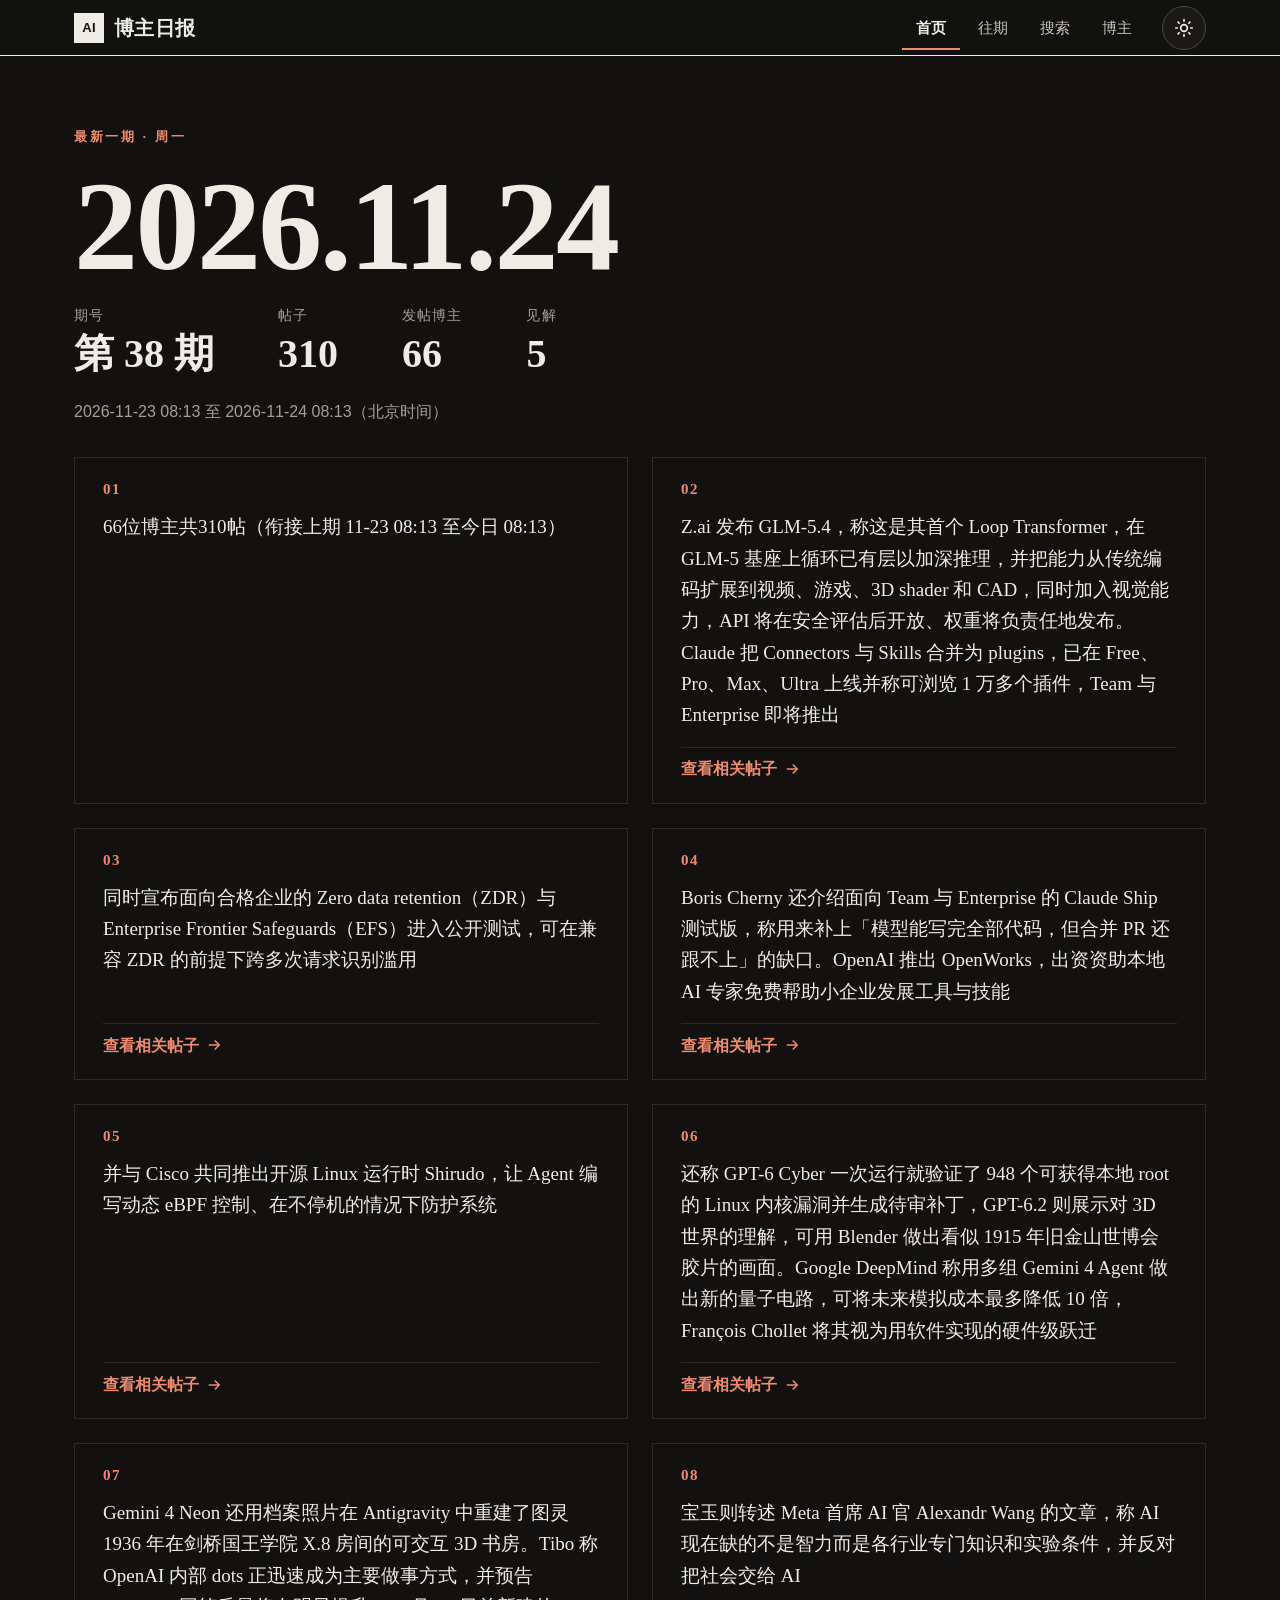
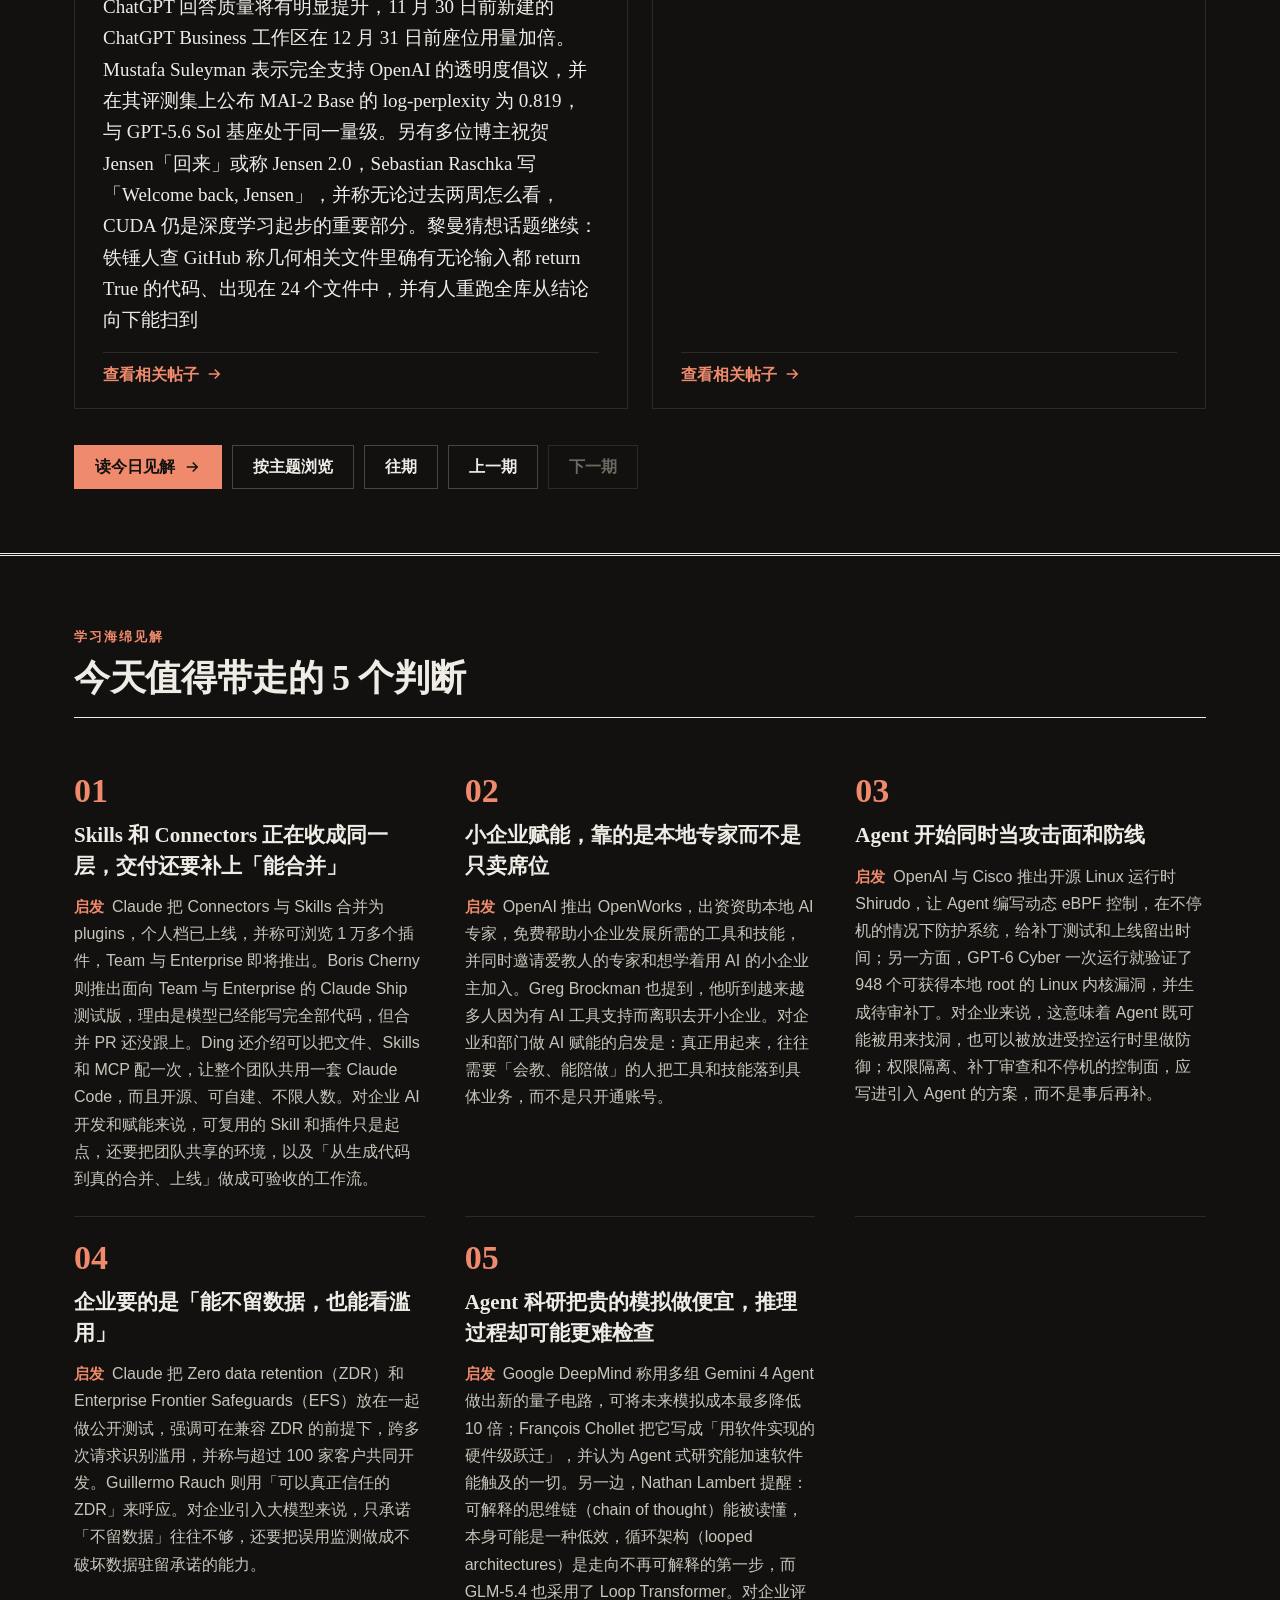
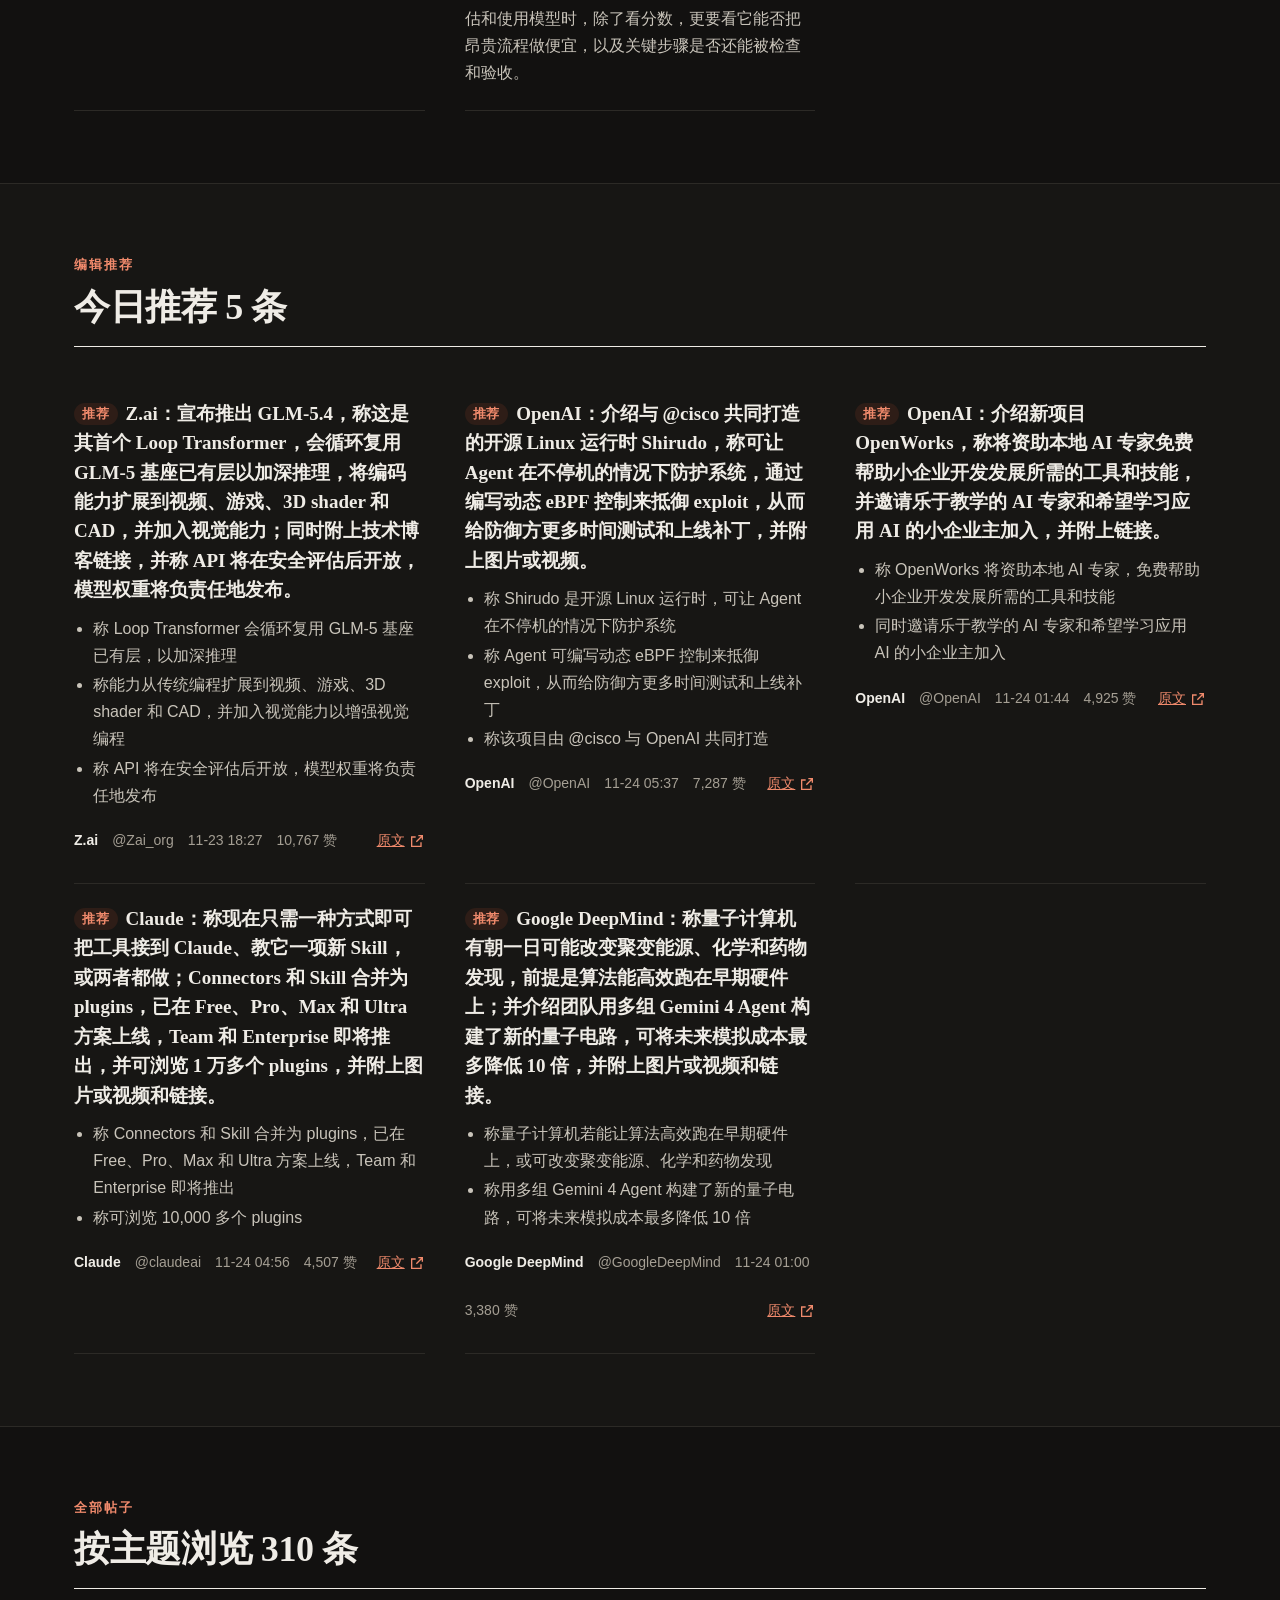
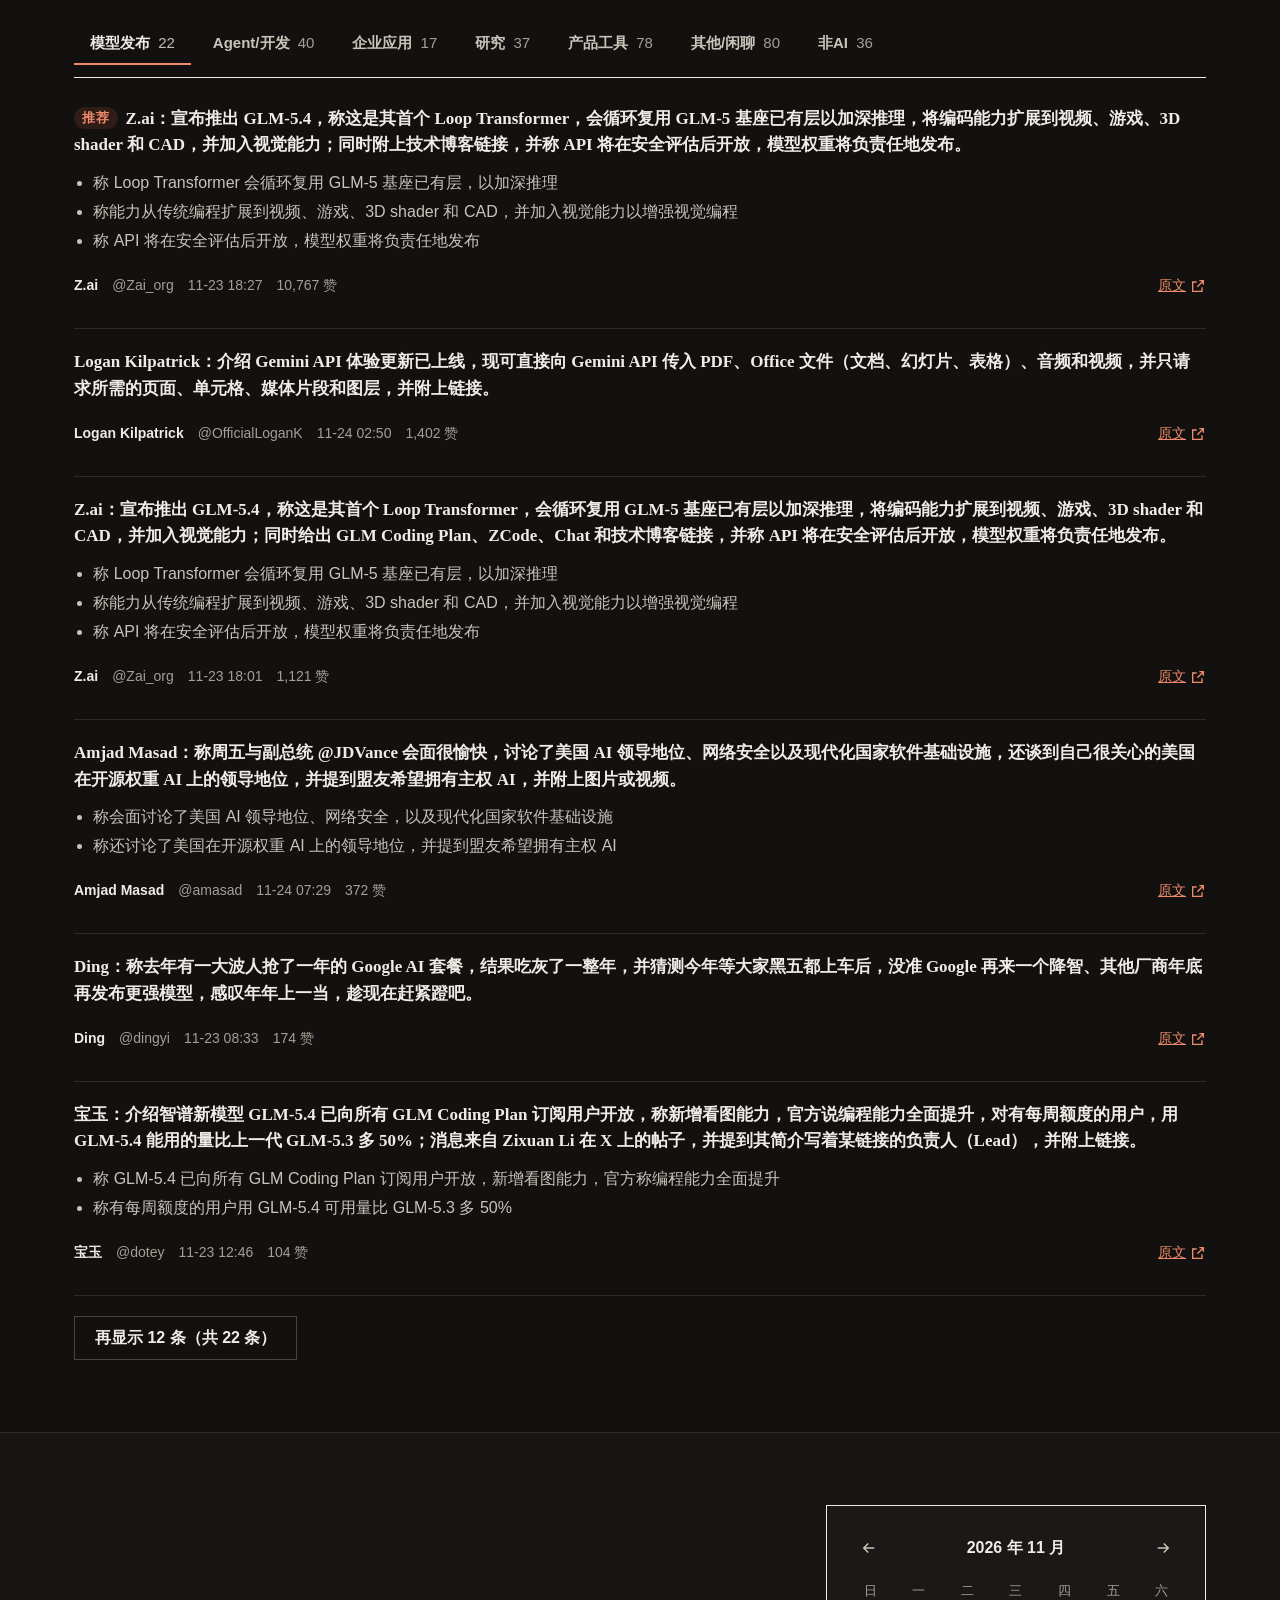
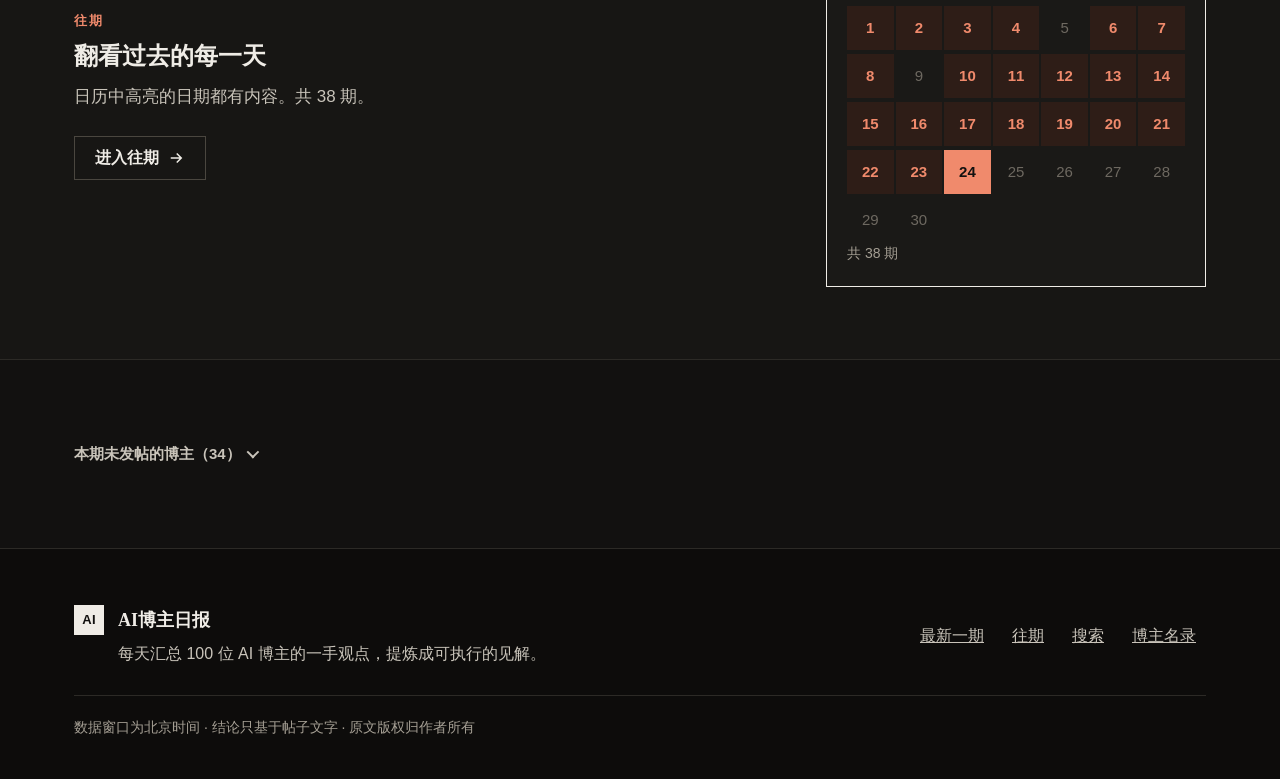
<file: issue.html>
<!doctype html><html lang="zh-CN"><head><meta charset="utf-8"><title>跳转中 · AI博主日报</title><script>location.replace('index.html'+location.search+location.hash)</script><meta name="viewport" content="width=device-width,initial-scale=1"></head><body><p><a href="index.html">前往最新一期</a></p></body></html>
</file>
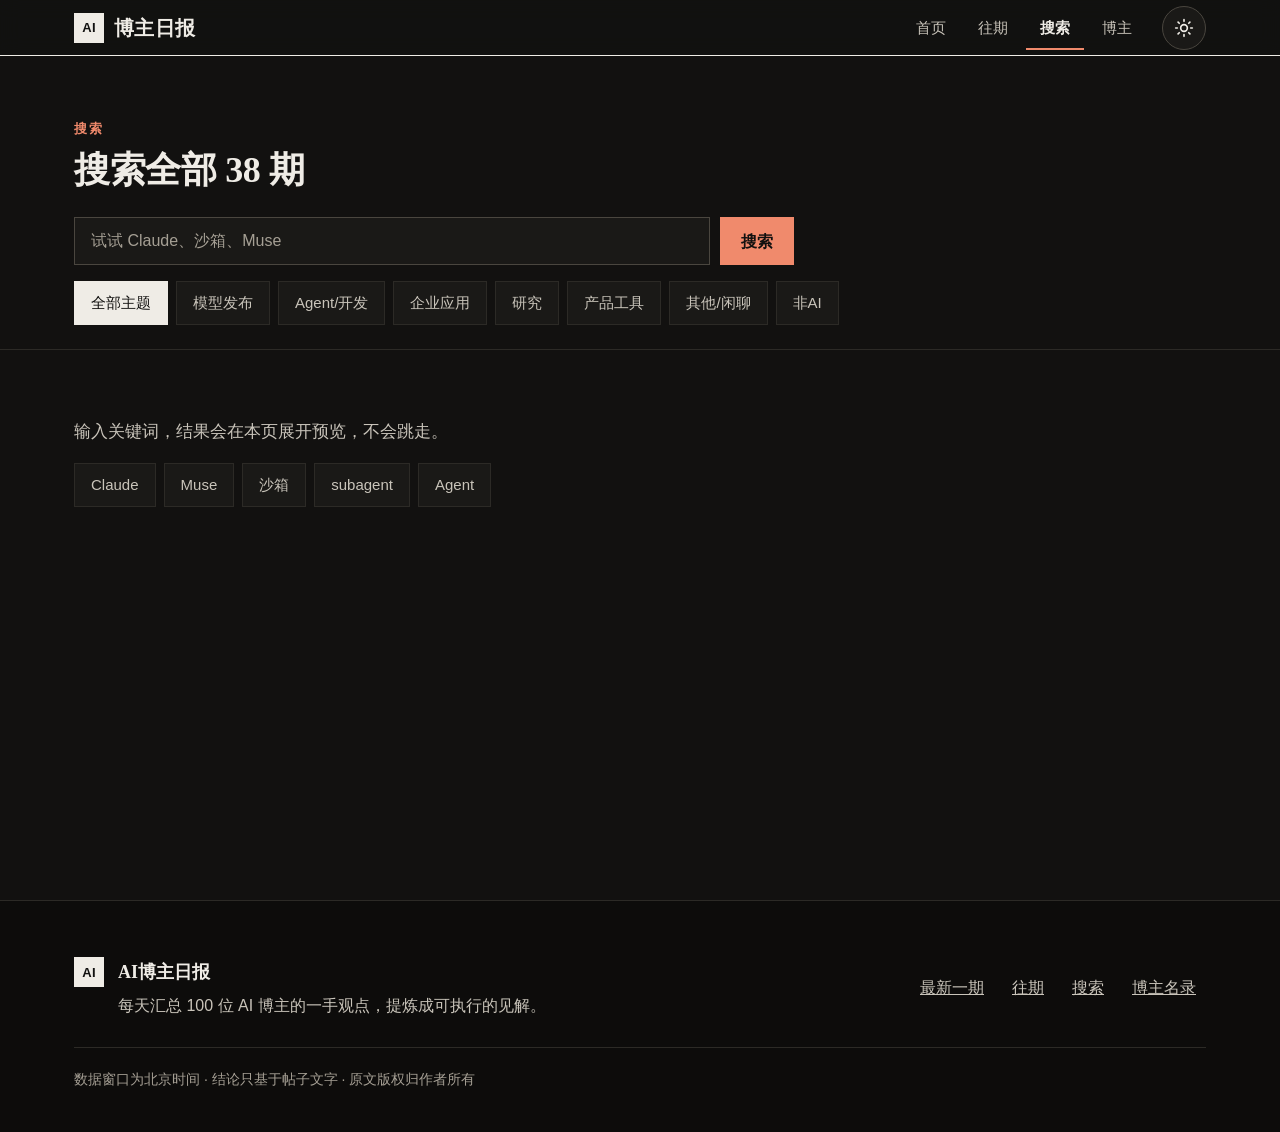
<file: search.html>
<!-- 静态资源版本号 ?v=20261016：每次改 assets/*.css|js 后，把 4 个页面里的 v= 改成发布日期（见 README「静态资源版本号」） -->
<!doctype html><html lang="zh-CN"><head><meta charset="utf-8"><script>(function(){try{var t=localStorage.getItem("aidd-theme")}catch(e){}document.documentElement.dataset.theme=t==="light"?"light":"dark"})()</script>
<meta name="viewport" content="width=device-width,initial-scale=1"><title>搜索 · AI博主日报</title><meta name="description" content="每天汇总 AI 博主的一手观点与学习海绵见解"><meta property="og:title" content="搜索 · AI博主日报"><meta property="og:description" content="每天汇总 AI 博主的一手观点与学习海绵见解"><meta property="og:type" content="website"><link rel="icon" href="data:image/svg+xml,%3Csvg xmlns='http://www.w3.org/2000/svg' viewBox='0 0 32 32'%3E%3Crect width='32' height='32' fill='%23f08a6c'/%3E%3Ctext x='16' y='22' font-size='15' text-anchor='middle' fill='%23121110' font-family='sans-serif' font-weight='700'%3EAI%3C/text%3E%3C/svg%3E">
<link rel="stylesheet" href="assets/base.css?v=20261016"><link rel="stylesheet" href="assets/theme.css?v=20261016"></head>
<body data-page="search"><main id="main" tabindex="-1"></main><script src="assets/app.js?v=20261016"></script></body></html>
</file>
<file: assets/base.css>
/* v5 共用结构样式：颜色全部来自令牌（见 a.css / b.css） */
*{box-sizing:border-box}html{-webkit-text-size-adjust:100%;scroll-padding-top:72px}
body{margin:0;background:var(--bg);color:var(--text);font:16px/1.7 var(--font);transition:background-color .2s,color .2s}
a{color:var(--link)}h1,h2,h3{margin:0;line-height:1.25;font-family:var(--display)}p{margin:0}
:focus-visible{outline:2px solid var(--focus);outline-offset:2px}
.sr{position:absolute;width:1px;height:1px;overflow:hidden;clip:rect(0 0 0 0)}
.skip{position:absolute;left:-999px}.skip:focus{left:8px;top:8px;z-index:99;background:var(--surface);color:var(--text);padding:10px}
mark{background:var(--mark);color:var(--mark-text);border-radius:2px;padding:0 1px}
.wrap{max-width:1180px;margin:0 auto;padding:0 24px}
.meta{color:var(--muted);font-size:14px}
.btn{display:inline-flex;align-items:center;justify-content:center;gap:8px;min-height:44px;padding:0 20px;border:1px solid var(--border-strong);background:transparent;color:var(--text);font:inherit;font-size:16px;font-weight:600;text-decoration:none;cursor:pointer;white-space:nowrap;border-radius:var(--r-btn)}
.btn:hover{border-color:var(--text)}
.btn-pri{background:var(--primary);border-color:var(--primary);color:var(--on-primary)}.btn-pri:hover{background:var(--primary-hover);border-color:var(--primary-hover)}
.btn-quiet{border-color:var(--border)}
.icon-btn{width:44px;height:44px;display:inline-flex;align-items:center;justify-content:center;border:0;background:none;color:var(--text-2);cursor:pointer;border-radius:999px}
.icon-btn:hover{background:var(--surface-2)}
.pill{display:inline-block;font-size:13px;font-weight:700;letter-spacing:.06em;padding:1px 8px;border-radius:999px;background:var(--primary-weak);color:var(--accent);margin-right:8px;vertical-align:2px;font-family:var(--font)}
.chips{display:flex;flex-wrap:wrap;gap:8px}
.chip{min-height:44px;padding:0 16px;border:1px solid var(--border);background:var(--surface);color:var(--text-2);font:inherit;font-size:15px;border-radius:999px;cursor:pointer;white-space:nowrap}
.chip[aria-pressed=true]{background:var(--text);border-color:var(--text);color:var(--bg)}
input[type=search]{font:inherit;font-size:16px;color:var(--text);background:var(--surface);border:1px solid var(--border-strong);height:48px;padding:0 16px;border-radius:var(--r-btn);width:100%;min-width:0;accent-color:var(--accent)}
input::placeholder{color:var(--muted)}
/* 导航 ≤56px */
.nav{position:sticky;top:0;z-index:30;background:var(--bar-bg);backdrop-filter:blur(10px);border-bottom:1px solid var(--border)}
.nav-in{max-width:1180px;margin:auto;height:56px;display:flex;align-items:center;gap:16px;padding:0 24px}
.brand{display:flex;align-items:center;gap:10px;color:var(--text);text-decoration:none;min-height:44px;flex:none}
.brand-mark{display:inline-flex;align-items:center;justify-content:center;width:30px;height:30px;background:var(--text);color:var(--bg);font:800 13px/1 var(--font);letter-spacing:.02em;border-radius:var(--r-mark)}
.brand-name{font:700 18px/1 var(--display);letter-spacing:.02em}
.nav-links{display:flex;gap:4px;margin-left:auto}
.nav-links a{display:flex;align-items:center;min-height:44px;padding:0 14px;color:var(--text-2);text-decoration:none;font-size:15px;font-weight:500;border-radius:var(--r-btn)}
.nav-links a:hover{color:var(--text);background:var(--surface-2)}
.nav-links a[aria-current=page]{color:var(--text);font-weight:700;box-shadow:inset 0 -2px 0 var(--accent);border-radius:0}
.theme-toggle{flex:none;width:44px;height:44px;display:inline-flex;align-items:center;justify-content:center;border:1px solid var(--border-strong);background:var(--surface);color:var(--text);border-radius:999px;cursor:pointer;padding:0}
.theme-toggle:hover{border-color:var(--accent);color:var(--accent)}.theme-toggle:active{transform:scale(.94)}
.theme-toggle svg{width:20px;height:20px}.theme-toggle .i-moon{display:none}
[data-theme=light] .theme-toggle .i-sun{display:none}[data-theme=light] .theme-toggle .i-moon{display:block}
@media(max-width:719px){.nav-in{padding:0 12px 0 16px;gap:4px}.brand-name{display:none}.nav-links a{padding:0 11px}}
/* 区块 */
.sec{padding:72px 0}.sec-tight{padding:32px 0 72px}.sec-alt{background:var(--band);border-top:1px solid var(--border);border-bottom:1px solid var(--border)}
.sec-h{margin-bottom:32px}.eyebrow{font:700 13px/1.4 var(--font);letter-spacing:.16em;color:var(--accent);margin-bottom:10px}
.sec-h h2,.page-h h1{font-size:clamp(26px,3.2vw,36px);font-weight:800;letter-spacing:-.01em}
.lede{font-size:17px;color:var(--text-2);margin-top:12px;max-width:42em}
.page-h{padding:64px 0 24px;border-bottom:1px solid var(--border)}
/* 见解 */
.ins-grid{display:grid;gap:20px;grid-template-columns:repeat(auto-fill,minmax(320px,1fr))}
.ins{position:relative;scroll-margin-top:80px}
.ins-n{font:800 14px/1 var(--font);color:var(--accent);letter-spacing:.08em}
.ins h3{font-size:20px;font-weight:700;margin:10px 0 12px;line-height:1.45}
.ins-take{color:var(--text-2)}.ins-take b{color:var(--accent);margin-right:8px;font-size:15px}
details summary{list-style:none;cursor:pointer;min-height:44px;display:inline-flex;align-items:center;gap:6px;color:var(--link);font-weight:600;font-size:15px}
details summary::-webkit-details-marker{display:none}details summary::after{content:"";width:7px;height:7px;border:solid currentColor;border-width:0 2px 2px 0;transform:rotate(45deg) translateY(-2px);transition:transform .15s}
details[open]>summary::after{transform:rotate(-135deg)}
details p{color:var(--text-2);font-size:16px}
/* 帖子 */
.post{padding:20px 0;border-bottom:1px solid var(--border);scroll-margin-top:80px}
.post-c{font-weight:700;font-size:17px;line-height:1.55}
.post-kp{margin:10px 0 0;padding-left:1.2em;color:var(--text-2)}.post-kp li{margin:2px 0}
.post-m{display:flex;flex-wrap:wrap;align-items:center;gap:4px 14px;margin-top:10px;font-size:14px;color:var(--muted)}
.post-m a{color:var(--muted);min-height:44px;display:inline-flex;align-items:center;gap:4px}.post-m .who{color:var(--text);font-weight:600;text-decoration:none}
.post-m .src{margin-left:auto;color:var(--link)}
.flash{background:var(--primary-weak);transition:background 2s}
.tabs{display:flex;gap:6px;overflow-x:auto;padding-bottom:12px;margin-bottom:8px;border-bottom:1px solid var(--border);scrollbar-width:thin}
.tab{flex:none;min-height:44px;padding:0 16px;border:0;background:none;color:var(--text-2);font:inherit;font-size:15px;font-weight:600;cursor:pointer;border-radius:var(--r-btn)}
.tab span{color:var(--muted);font-weight:400;margin-left:4px}
.tab[aria-selected=true]{background:var(--text);color:var(--bg)}.tab[aria-selected=true] span{color:inherit;opacity:.8}
.more{margin-top:20px}
/* 日历 / 往期 */
.cal{background:var(--surface);border:1px solid var(--border);padding:20px;border-radius:var(--r-card);max-width:380px;width:100%}
.cal-h{display:flex;justify-content:space-between;align-items:baseline;margin-bottom:10px}
.cal-g{display:grid;grid-template-columns:repeat(7,1fr);gap:4px;text-align:center}
.cal-w{font-size:13px;color:var(--muted)}
.cal-d{height:44px;display:flex;align-items:center;justify-content:center;font-size:15px;color:var(--disabled);border-radius:var(--r-btn)}
.cal-d.on{color:var(--accent);font-weight:800;background:var(--primary-weak);text-decoration:none}.cal-d.on:hover,.cal-d.cur{background:var(--primary);color:var(--on-primary)}
.arc-row{display:grid;gap:40px;align-items:center}@media(min-width:900px){.arc-row{grid-template-columns:1fr 380px}}
.arc-row .btn{margin-top:24px}
.arc-grid{display:grid;gap:32px;align-items:start}@media(min-width:900px){.arc-grid{grid-template-columns:380px 1fr}}
.issue-list{list-style:none;margin:0;padding:0}
.issue{display:grid;gap:10px;padding:24px;border:1px solid var(--border);background:var(--surface);color:var(--text);text-decoration:none;border-radius:var(--r-card)}
.issue:hover{border-color:var(--text)}.issue-d b{font:800 24px/1.2 var(--display);margin-right:10px}
.issue-s{display:grid;gap:6px;color:var(--text-2)}.issue-s span::before{content:"· ";color:var(--accent);font-weight:800}
/* 搜索 */
.sbar{display:flex;gap:10px;margin:24px 0 16px;max-width:720px}.sbar .btn{flex:none}
.hint{padding:24px 0}.hint .chips{margin-top:16px}
.rcount{margin-bottom:12px}.rlist{list-style:none;margin:0;padding:0;display:grid;gap:10px}
.r{border:1px solid var(--border);background:var(--surface);border-radius:var(--r-card)}
.r-ins{background:var(--ins-surface);border-color:var(--ins-line)}
.r-btn{display:grid;gap:4px;width:100%;text-align:left;padding:16px 20px;min-height:44px;background:none;border:0;color:var(--text);font:inherit;cursor:pointer;border-radius:inherit}
.r-btn:hover .r-t{text-decoration:underline;text-underline-offset:3px}
.r-btn[aria-expanded=true]{box-shadow:inset 0 0 0 2px var(--accent)}
.r-k{font:700 13px/1.4 var(--font);letter-spacing:.06em;color:var(--accent)}
.r-t{font-weight:700;font-size:17px;line-height:1.5}
.r-x{padding:0 20px 20px;border-top:1px solid var(--border);padding-top:16px}
.pv-t{font-size:22px;font-weight:800;margin:6px 0 14px;line-height:1.4}
.pv-body{color:var(--text-2);margin-top:12px;white-space:pre-line}.pv-body.orig{color:var(--muted);font-size:16px}
.pv-acts{display:flex;flex-wrap:wrap;gap:10px;margin-top:20px}
.pv .meta{margin-top:12px}
.sres{display:grid;gap:24px;align-items:start}
@media(min-width:1000px){body.pv-open .sres{grid-template-columns:minmax(0,1fr) 460px}.pv{position:sticky;top:72px;max-height:calc(100vh - 88px);overflow:auto}}
.pv{background:var(--surface);border:1px solid var(--border-strong);border-radius:var(--r-card)}
.pv-h{display:flex;justify-content:space-between;align-items:center;padding:4px 8px 4px 20px;border-bottom:1px solid var(--border);position:sticky;top:0;background:var(--surface)}
.pv-in{padding:20px}
@media(max-width:999px){.pv{position:fixed;left:0;right:0;bottom:0;max-height:82vh;overflow:auto;z-index:40;border-radius:var(--r-card) var(--r-card) 0 0;box-shadow:var(--shadow-lg)}body.pv-open::after{content:"";position:fixed;inset:0;background:var(--scrim);z-index:35}}
/* 博主 */
.bl-tools{margin-top:24px;max-width:520px}
.gnav{position:sticky;top:56px;z-index:20;background:var(--bar-bg);backdrop-filter:blur(10px);border-bottom:1px solid var(--border)}
.gnav-in{display:flex;gap:8px;overflow-x:auto;padding-top:8px;padding-bottom:8px;scrollbar-width:none}.gnav .chip{flex:none}
.bg{padding:40px 0;border-bottom:1px solid var(--border)}.bg-h{display:flex;justify-content:space-between;align-items:flex-end;gap:16px;margin-bottom:20px}
.bg-h h2{font-size:26px;font-weight:800}
.bc-key-grid{display:grid;gap:16px;grid-template-columns:repeat(auto-fill,minmax(300px,1fr))}
.bc{scroll-margin-top:130px}.bc h3{font-size:18px;font-weight:700}.bc h3 a{color:var(--text);text-decoration:none}.bc h3 a:hover{text-decoration:underline}
.bc-bio{color:var(--text-2);font-size:16px;margin-top:10px;display:-webkit-box;-webkit-line-clamp:3;-webkit-box-orient:vertical;overflow:hidden}
.bc-st{display:flex;flex-wrap:wrap;gap:4px 16px;margin-top:12px;font-size:14px;color:var(--muted);align-items:center}.bc-st b{color:var(--text);font-size:16px}
.bc-st a{min-height:44px;display:inline-flex;align-items:center;color:var(--link)}.warn{color:var(--danger)}
.bc-rest{display:grid;gap:0 24px;grid-template-columns:repeat(auto-fill,minmax(260px,1fr));margin-top:16px}
.bc-rest .bc{padding:14px 0;border-bottom:1px solid var(--border)}
.silent summary{color:var(--text-2)}
.state{text-align:center;padding:120px 24px}.state h1{font-size:32px}.state p{color:var(--text-2);margin:12px 0 24px}.state .acts{display:flex;gap:10px;justify-content:center;flex-wrap:wrap}
/* 页脚 */
.foot{border-top:1px solid var(--border);background:var(--foot-bg);padding:56px 0 40px;margin-top:0}
.foot-in{max-width:1180px;margin:auto;padding:0 24px;display:grid;gap:28px}
@media(min-width:900px){.foot-in{grid-template-columns:1fr auto}}
.foot-brand{display:flex;gap:14px;align-items:flex-start}.foot-brand b{font-family:var(--display);font-size:18px}.foot-brand p{color:var(--text-2);margin-top:4px}
.foot-links{display:flex;flex-wrap:wrap;gap:4px 8px}.foot-links a{min-height:44px;display:inline-flex;align-items:center;padding:0 10px;color:var(--text-2)}
.foot-note{grid-column:1/-1;color:var(--muted);font-size:14px;border-top:1px solid var(--border);padding-top:20px}
@media(max-width:719px){.wrap{padding:0 20px}.sec{padding:52px 0}.page-h{padding:40px 0 20px}.ins-grid,.bc-key-grid{grid-template-columns:1fr}.post-m .src{margin-left:0}}
[hidden]{display:none!important}
.flash{box-shadow:0 0 0 2px var(--accent)}
</file>
<file: assets/theme.css>
/* V5-A 编辑媒体品牌站：衬线大字、发丝线、朱砂红单强调 */
:root,[data-theme=dark]{color-scheme:dark;--bg:#121110;--surface:#1a1917;--surface-2:#22201d;--band:#171614;--foot-bg:#0d0c0b;
 --text:#efece6;--text-2:#c9c4ba;--muted:#a59f94;--disabled:#6e6961;--border:#2c2a26;--border-strong:#4a463f;
 --accent:#f08a6c;--link:#f08a6c;--primary:#f08a6c;--primary-hover:#f5a28a;--on-primary:#121110;--primary-weak:#2e1d17;--focus:#f6b39f;
 --ins-surface:#1f1a17;--ins-line:#4a3329;--danger:#f2a097;--mark:#5a2a1c;--mark-text:#fff1ea;
 --bar-bg:rgba(18,17,16,.94);--scrim:rgba(0,0,0,.6);--shadow-lg:0 -8px 30px rgba(0,0,0,.5)}
[data-theme=light]{color-scheme:light;--bg:#f7f4ee;--surface:#fffdf9;--surface-2:#efebe3;--band:#f0ece4;--foot-bg:#ebe6dc;
 --text:#1a1815;--text-2:#46423b;--muted:#635e55;--disabled:#a29c91;--border:#e0dad0;--border-strong:#c4bcae;
 --accent:#a8391f;--link:#a8391f;--primary:#a8391f;--primary-hover:#8a2e18;--on-primary:#ffffff;--primary-weak:#f6e5de;--focus:#a8391f;
 --ins-surface:#fbf3ee;--ins-line:#e6cbbf;--danger:#b42318;--mark:#f7d9cc;--mark-text:#1a1815;
 --bar-bg:rgba(247,244,238,.94);--scrim:rgba(26,24,21,.45);--shadow-lg:0 -8px 30px rgba(26,24,21,.15)}
:root{--font:"Inter","Helvetica Neue",Arial,"PingFang SC","Noto Sans CJK SC",sans-serif;--display:"Noto Serif CJK SC","Source Han Serif SC","Songti SC",serif;--r-btn:0;--r-card:0;--r-mark:0}
.brand-name{font-weight:900;font-size:20px}
.nav{border-bottom:1px solid var(--text)}
.hero{padding:72px 0 64px;border-bottom:3px double var(--text)}
.kicker{font:700 13px/1.4 var(--font);letter-spacing:.2em;color:var(--accent)}
.hero-t{font-size:clamp(56px,10vw,128px);font-weight:900;letter-spacing:-.02em;line-height:1;margin:16px 0 14px}
.hero-sub{color:var(--muted);font-size:16px;padding-bottom:28px;border-bottom:1px solid var(--border)}
.hero-acts{display:flex;flex-wrap:wrap;gap:10px;margin-top:32px}
.sec-h{border-bottom:1px solid var(--text);padding-bottom:16px;display:flex;flex-direction:column}
.sec-h h2{font-weight:900}
.ins-grid{gap:0 40px;grid-template-columns:repeat(auto-fill,minmax(320px,1fr))}
.ins{padding:24px 0;border-bottom:1px solid var(--border)}
.ins-n{font:900 34px/1 var(--display);letter-spacing:0}
.ins h3{font-weight:900;font-size:21px}
.pick-grid{display:grid;gap:0 40px}@media(min-width:900px){.pick-grid{grid-template-columns:repeat(3,1fr)}}
.pick-grid .post-c{font-family:var(--display);font-weight:900;font-size:19px}
.sec-alt{background:var(--band)}
.tab[aria-selected=true]{background:none;color:var(--text);box-shadow:inset 0 -2px 0 var(--accent)}
.tabs{border-bottom:1px solid var(--text)}
.post-c{font-family:var(--display);font-weight:700}
.cal{border-color:var(--text)}
.issue{border-width:0 0 1px;background:none;padding:28px 0}.issue:hover{border-color:var(--accent)}.issue:hover b{color:var(--accent)}
.r,.r-ins{border-width:0 0 1px;border-radius:0;background:none}.rlist{gap:0}
.r-ins{background:var(--ins-surface);border:1px solid var(--ins-line)}
.r-t{font-family:var(--display);font-size:18px}
.pv-t,.bg-h h2{font-weight:900}
.bc-key{padding:20px 0;border-top:2px solid var(--text)}
.bc-key h3{font-size:22px;font-weight:900}
.chip{border-radius:0}
.flash{box-shadow:none;outline:2px solid var(--accent);outline-offset:10px}
/* C 定稿：A 视觉 + 无线条期号数据 + 单列要点 */
.istats{display:flex;flex-wrap:wrap;gap:20px 64px;margin:14px 0 0;font-variant-numeric:lining-nums tabular-nums}
.istats dt{font-size:14px;color:var(--muted);letter-spacing:.08em}
.istats dd{margin:6px 0 0;font:700 40px/1 var(--display);color:var(--text)}
.istats+.hero-sub{border-bottom:0;padding:24px 0 8px;font-size:16px}
@media(max-width:719px){.istats{display:grid;grid-template-columns:1fr 1fr;gap:20px 24px}.istats dd{font-size:34px}}
/* 要点：P1 卡片（定稿） */
.pts{list-style:none;padding:0;margin:24px 0 0}
.p1{display:grid;gap:16px}
@media(min-width:900px){.p1{grid-template-columns:1fr 1fr;gap:24px}}
.p1 li{display:flex;flex-direction:column;border:1px solid var(--border);padding:24px 28px 12px}
.p1-n{display:block;font:700 15px/1 var(--display);color:var(--accent);letter-spacing:.1em;margin-bottom:14px}
.p1 p{font:500 19px/1.65 var(--display);margin:0 0 16px;text-wrap:pretty}
.p1-more{margin-top:auto;align-self:flex-start;display:inline-flex;align-items:center;gap:6px;min-height:44px;font-size:16px;font-weight:600;color:var(--accent);text-decoration:none;border-top:1px solid var(--border);width:100%}
.p1-more:hover{text-decoration:underline;text-underline-offset:4px}
.p1-more:focus-visible{outline:2px solid var(--focus,var(--accent));outline-offset:2px}
.pts+.hero-acts{margin-top:36px}
@media(max-width:719px){.p1 li{padding:20px 20px 8px}.p1 p{font-size:18px}}

/* v5 落地增量 */
.gnav{position:static}
.cal-h{align-items:center}.cal-empty{margin:8px 0 0}
.progress{height:4px;background:var(--border);margin:8px 0 16px;overflow:hidden}.progress i{display:block;height:100%;background:var(--accent)}
.btn[aria-disabled=true]{color:var(--disabled);border-color:var(--border);cursor:not-allowed;pointer-events:none}
.nav-in{height:55px}.brand{min-width:44px}.cal-g{gap:4px 2px}.cal-d{min-width:44px}.bcard h3 a,.feat h3 a{display:inline-flex;align-items:center;min-height:44px}
h3>a[target=_blank]{display:inline-flex;min-width:44px;align-items:center;min-height:44px}
main{min-height:calc(100vh - 56px)}
.rgrp+.rgrp{margin-top:24px}.rgrp-h{font-size:18px;margin:0 0 10px}.rgrp-h .meta{font-weight:400;margin-left:6px}.more-r{margin-top:20px;min-height:44px}
.issue-i{display:block;min-height:1.6em;font-size:15px;color:var(--text);overflow:hidden;text-overflow:ellipsis;white-space:nowrap}
.to-top{position:fixed;right:16px;bottom:calc(16px + env(safe-area-inset-bottom));width:48px;height:48px;border-radius:999px;border:1px solid var(--border);background:var(--surface);color:var(--text);display:flex;align-items:center;justify-content:center;cursor:pointer;z-index:20;box-shadow:0 2px 8px rgba(0,0,0,.25)}.to-top[hidden]{display:none}.to-top:focus-visible{outline:2px solid var(--accent);outline-offset:2px}
@media(min-width:1280px){.to-top{right:max(16px,calc((100vw - 1180px)/2 - 64px))}}
</file>
